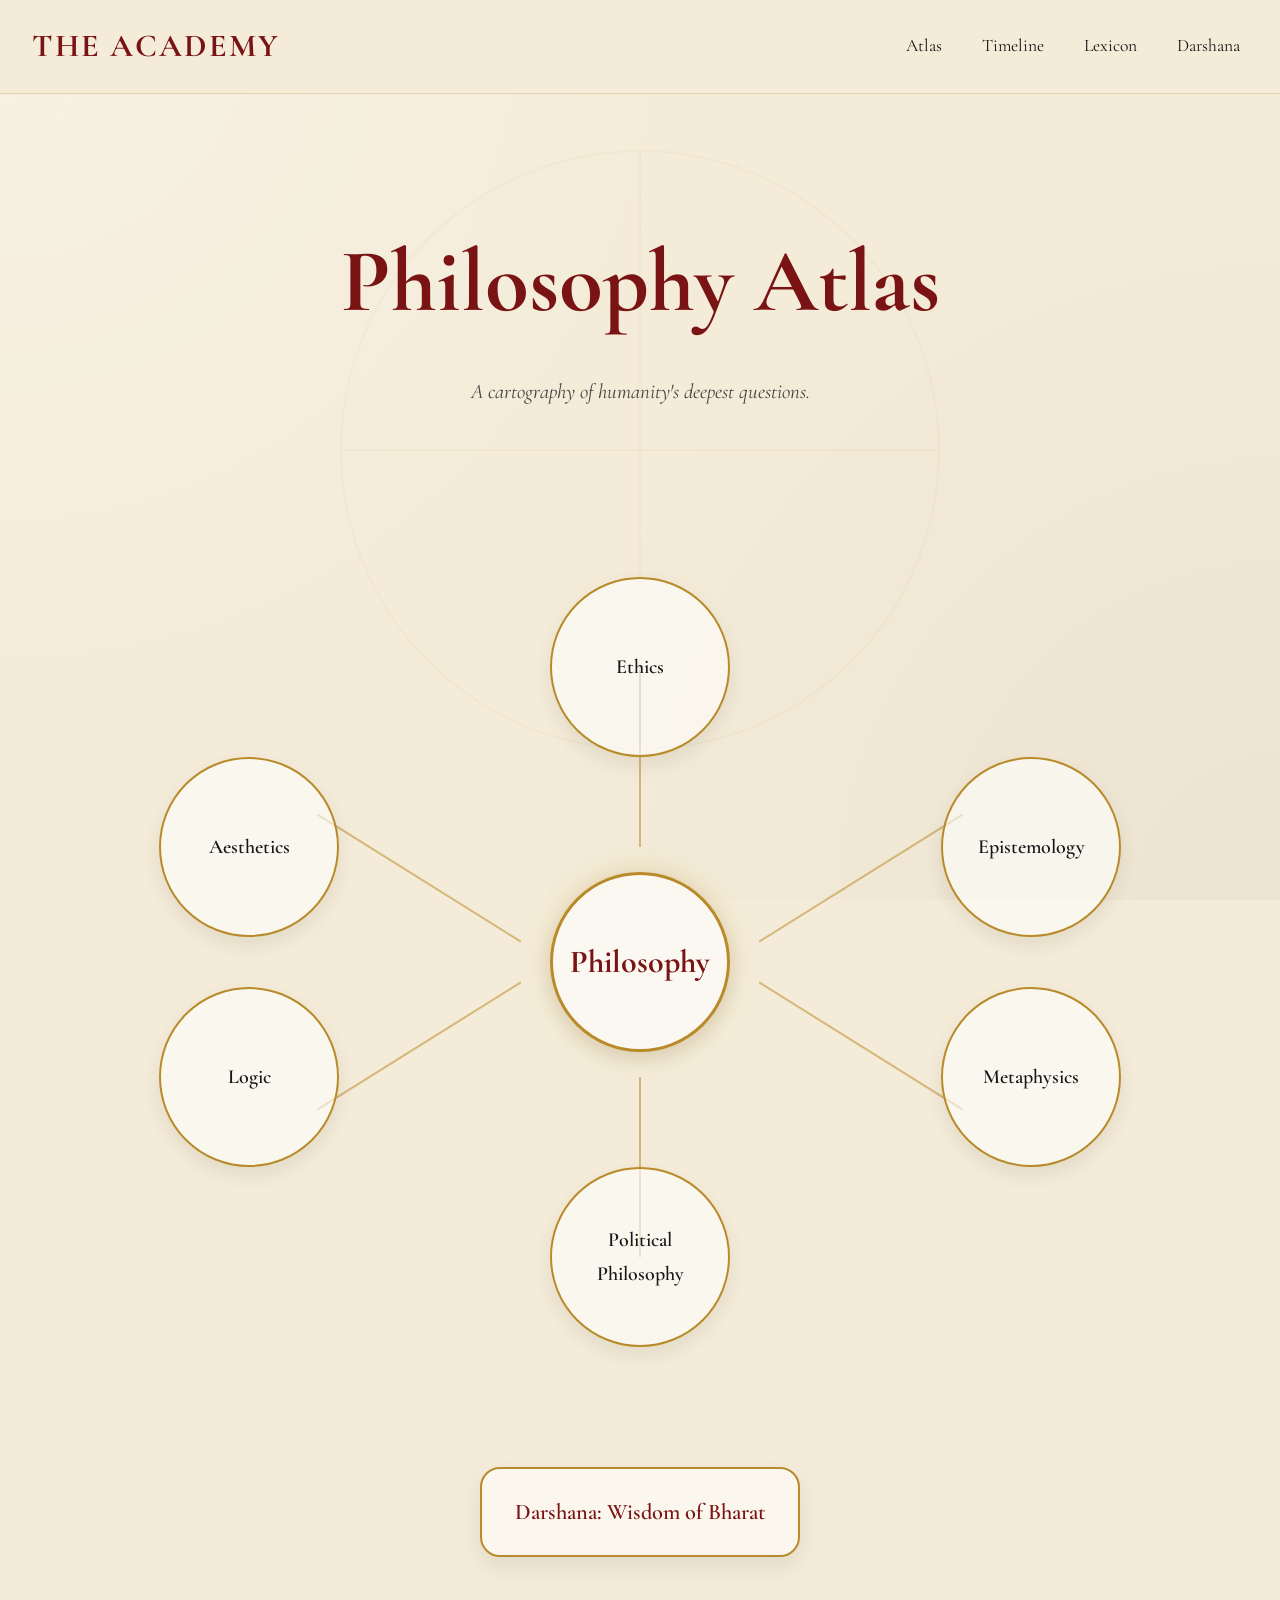
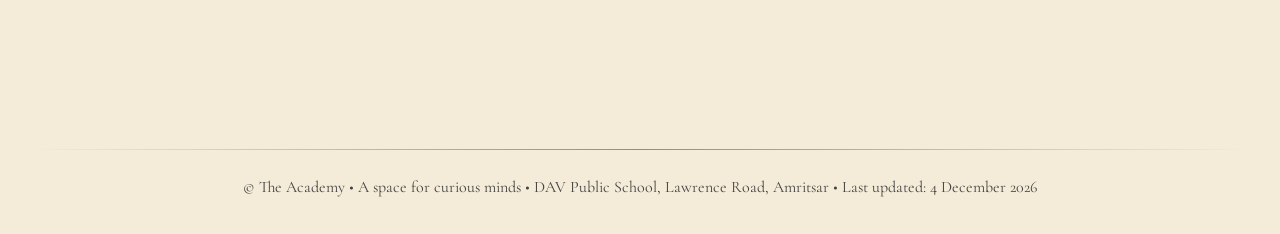
<file: index.html>
<!DOCTYPE html>
<html lang="en">
<head>
<meta charset="UTF-8">
<meta name="viewport" content="width=device-width, initial-scale=1.0">
<title>The Academy | Philosophy Atlas</title>

<link rel="preconnect" href="https://fonts.googleapis.com">
<link href="https://fonts.googleapis.com/css2?family=Cormorant+Garamond:wght@300;400;500;600;700&display=swap" rel="stylesheet">

<link rel="stylesheet" href="style.css">
</head>

<body>

<div class="parchment-overlay"></div>
<div class="compass-rose"></div>

<header class="navbar">

<div class="logo">
THE ACADEMY
</div>

<nav>

<a href="atlas.html">Atlas</a>

<a href="timeline.html">Timeline</a>

<a href="lexicon.html">Lexicon</a>

<a href="darshana.html">Darshana</a>

</nav>

</header>

<main>

<section class="hero">

<h1>
Philosophy Atlas
</h1>

<p>
A cartography of humanity's deepest questions.
</p>

</section>

<section class="atlas-container">

<div class="center-node">
Philosophy
</div>

<div class="connector connector-1"></div>
<div class="connector connector-2"></div>
<div class="connector connector-3"></div>
<div class="connector connector-4"></div>
<div class="connector connector-5"></div>
<div class="connector connector-6"></div>

<a href="ethics.html" class="atlas-node ethics">
Ethics
</a>

<a href="epistemology.html" class="atlas-node epistemology">
Epistemology
</a>

<a href="metaphysics.html" class="atlas-node metaphysics">
Metaphysics
</a>

<a href="political-philosophy.html" class="atlas-node political">
Political Philosophy
</a>

<a href="logic.html" class="atlas-node logic">
Logic
</a>

<a href="aesthetics.html" class="atlas-node aesthetics">
Aesthetics
</a>

</section>

<section class="darshana-section">

<a href="darshana.html" class="darshana-node">

Darshana:
Wisdom of Bharat

</a>

</section>

</main>

<footer>

<div class="footer-divider"></div>

<p>
© The Academy • A space for curious minds •
DAV Public School, Lawrence Road, Amritsar •
Last updated:
<span id="current-date"></span>
</p>

</footer>

<script src="script.js"></script>

</body>
</html>
</file>
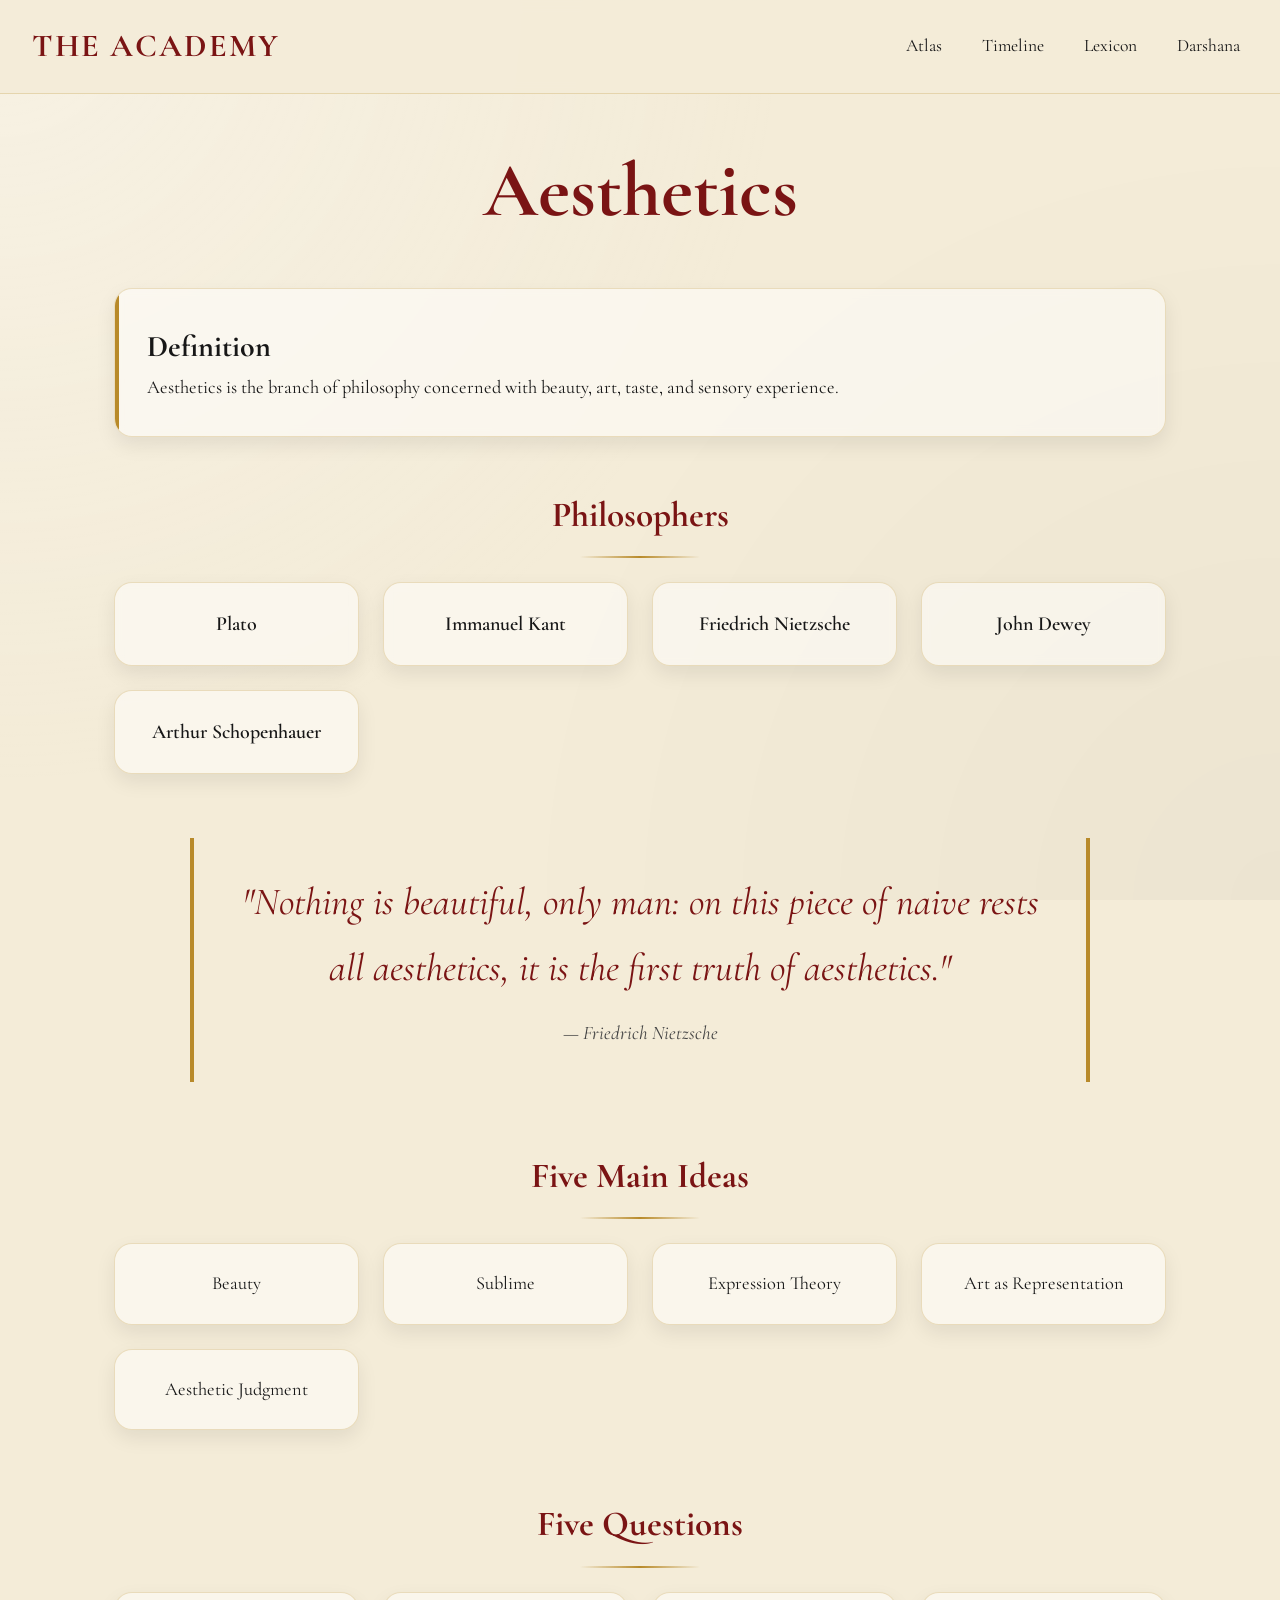
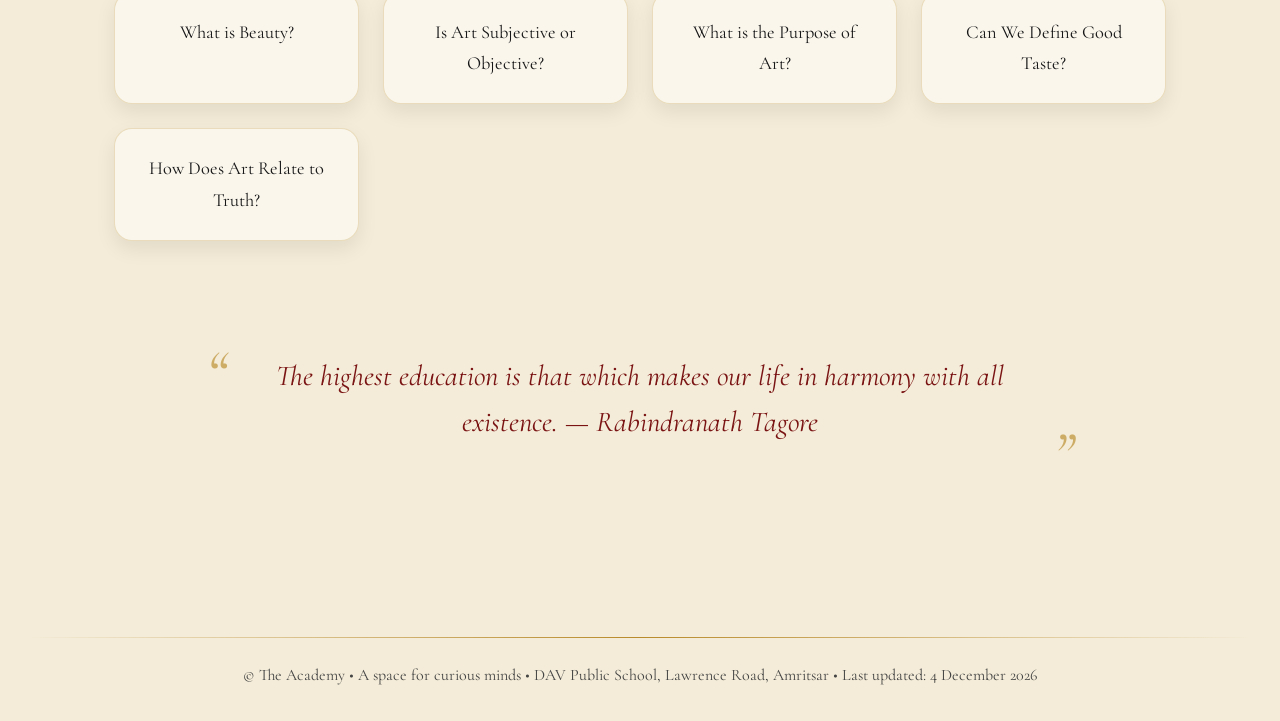
<file: aesthetic.html>
<!DOCTYPE html>
<html lang="en">
<head>
<meta charset="UTF-8">
<meta name="viewport" content="width=device-width, initial-scale=1.0">
<title>The Academy | Aesthetics</title>

<link rel="preconnect" href="https://fonts.googleapis.com">
<link href="https://fonts.googleapis.com/css2?family=Cormorant+Garamond:wght@300;400;500;600;700&display=swap" rel="stylesheet">

<link rel="stylesheet" href="style.css">
</head>

<body>

<div class="parchment-overlay"></div>

<header class="navbar">

<div class="logo">THE ACADEMY</div>

<nav>
<a href="atlas.html">Atlas</a>
<a href="timeline.html">Timeline</a>
<a href="lexicon.html">Lexicon</a>
<a href="darshana.html">Darshana</a>
</nav>

</header>

<main class="content-page">

<h1 class="page-title">
Aesthetics
</h1>

<section class="definition-card">

<h2>Definition</h2>

<p>
Aesthetics is the branch of philosophy concerned with beauty, art, taste, and sensory experience.
</p>

</section>

<section>

<h2 class="section-title">
Philosophers
</h2>

<div class="card-grid">

<div class="card philosopher-card">Plato</div>
<div class="card philosopher-card">Immanuel Kant</div>
<div class="card philosopher-card">Friedrich Nietzsche</div>
<div class="card philosopher-card">John Dewey</div>
<div class="card philosopher-card">Arthur Schopenhauer</div>

</div>

</section>

<section>

<div class="top-quote">

"Nothing is beautiful, only man: on this piece of naive rests all aesthetics, it is the first truth of aesthetics."

<span>— Friedrich Nietzsche</span>

</div>

</section>

<section>

<h2 class="section-title">
Five Main Ideas
</h2>

<div class="card-grid">

<div class="card">Beauty</div>

<div class="card">Sublime</div>

<div class="card">Expression Theory</div>

<div class="card">Art as Representation</div>

<div class="card">Aesthetic Judgment</div>

</div>

</section>

<section>

<h2 class="section-title">
Five Questions
</h2>

<div class="card-grid">

<div class="card">
What is Beauty?
</div>

<div class="card">
Is Art Subjective or Objective?
</div>

<div class="card">
What is the Purpose of Art?
</div>

<div class="card">
Can We Define Good Taste?
</div>

<div class="card">
How Does Art Relate to Truth?
</div>

</div>

</section>

<section class="quote-rotator">

<div id="rotating-quote"
data-quotes='[
"Beauty is truth, truth beauty. — John Keats",
"The aim of art is to represent not the outward appearance of things, but their inward significance. — Aristotle",
"Art is the highest task and the proper metaphysical activity of life. — Friedrich Nietzsche",
"The highest education is that which makes our life in harmony with all existence. — Rabindranath Tagore"
]'>
</div>

</section>

</main>

<footer>

<div class="footer-divider"></div>

<p>
© The Academy • A space for curious minds • DAV Public School, Lawrence Road, Amritsar • Last updated:
<span id="current-date"></span>
</p>

</footer>

<script src="script.js"></script>

</body>
</html>
</file>
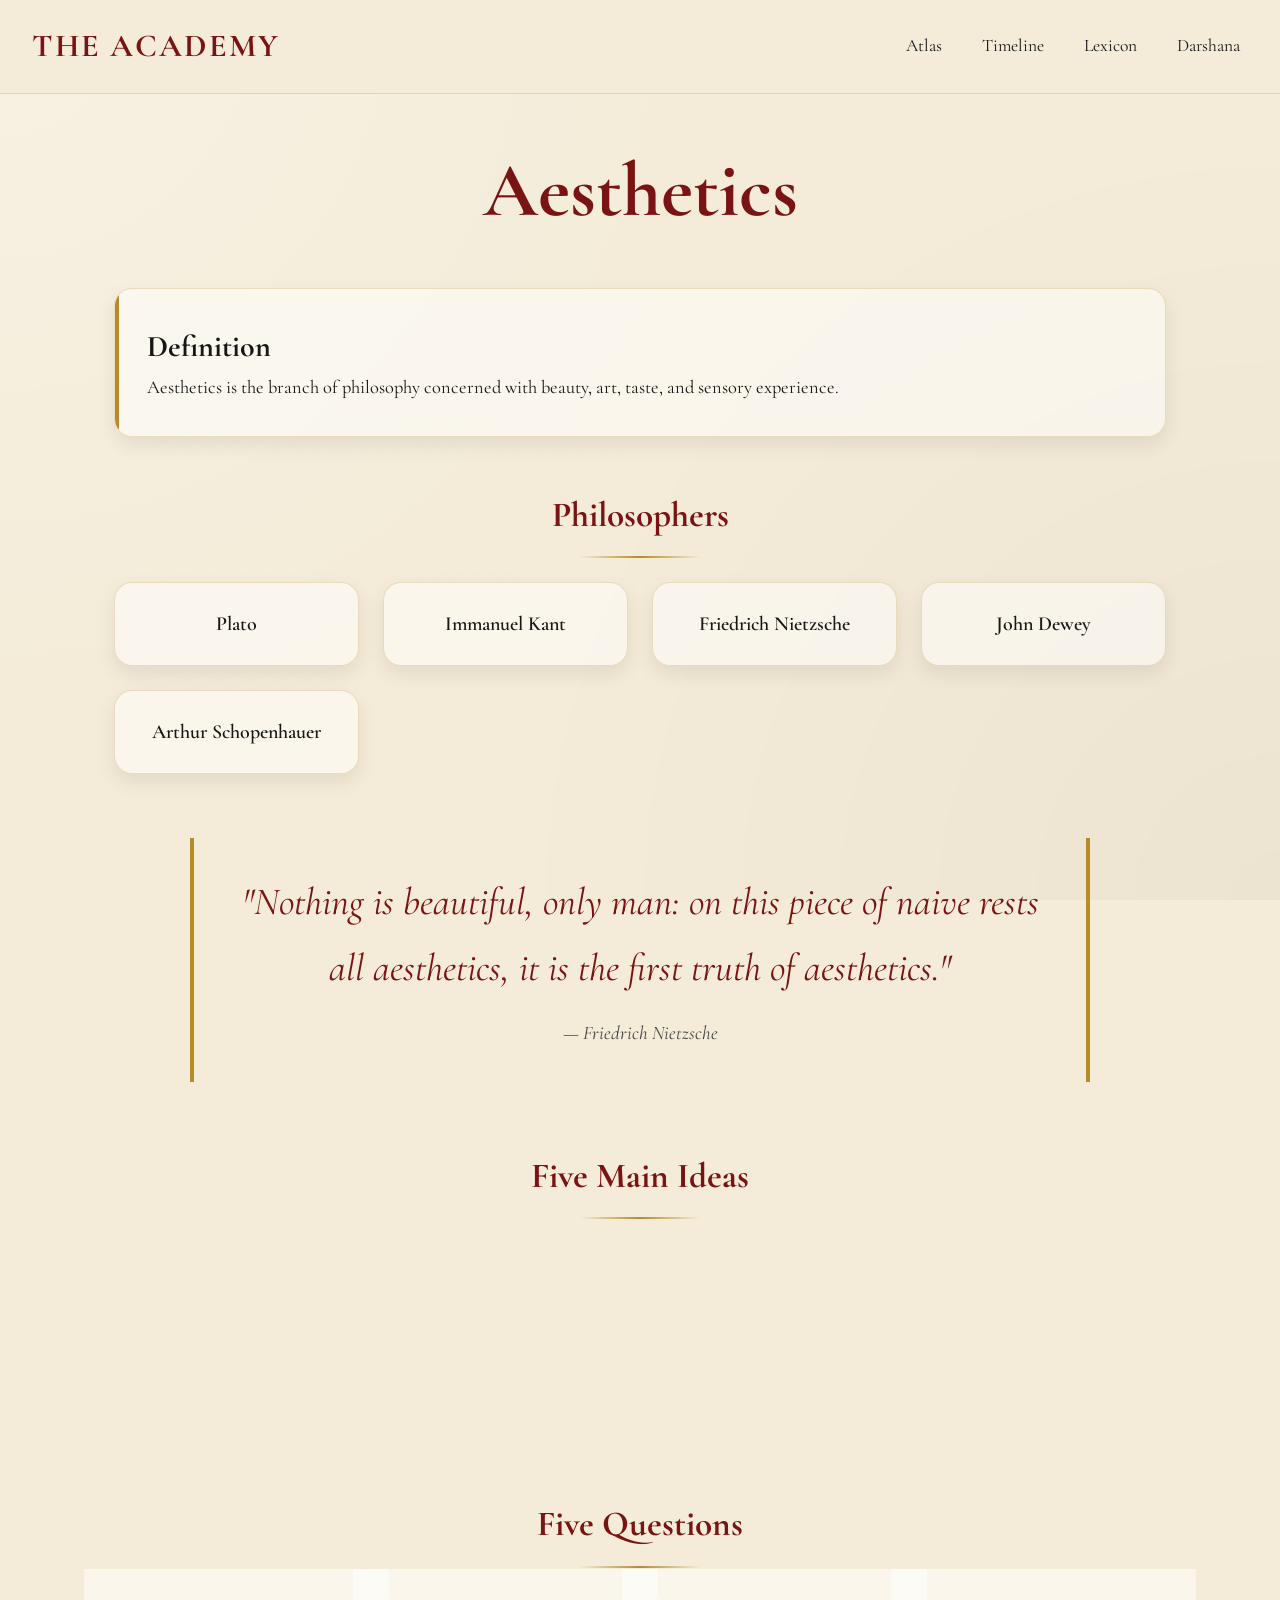
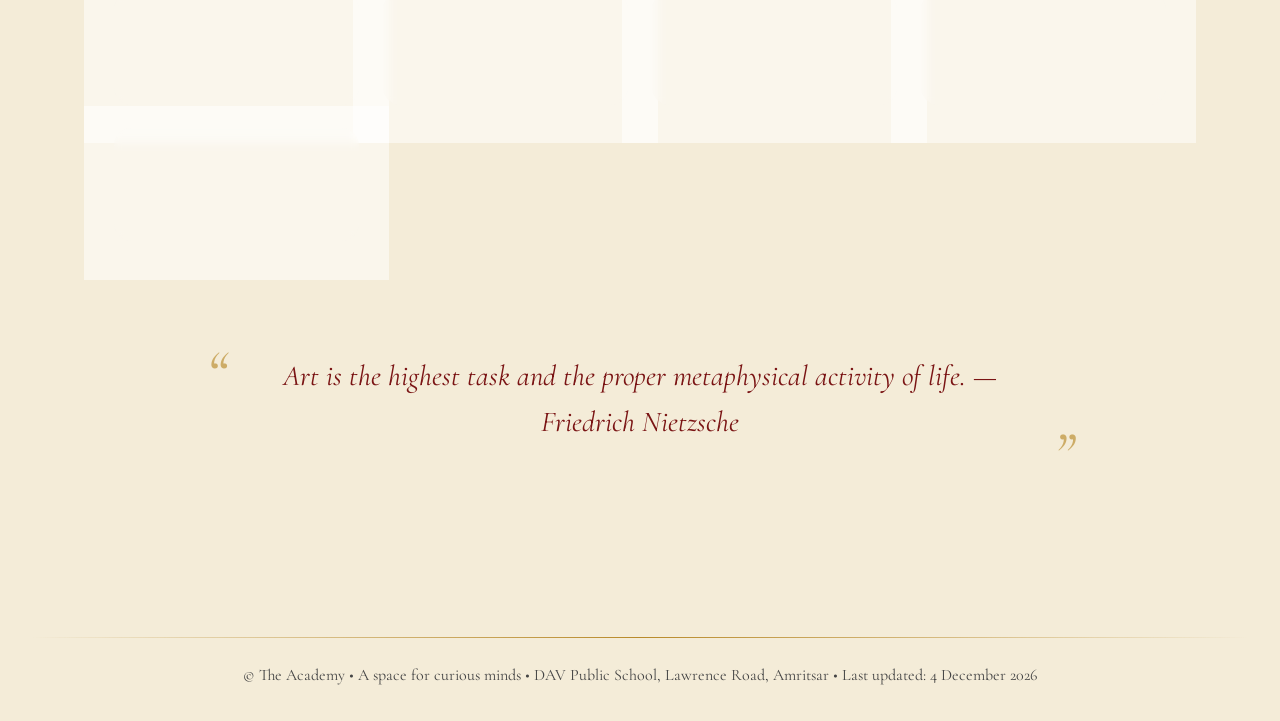
<file: aesthetics.html>
<!DOCTYPE html>
<html lang="en">
<head>
<meta charset="UTF-8">
<meta name="viewport" content="width=device-width, initial-scale=1.0">
<title>The Academy | Aesthetics</title>

<link rel="preconnect" href="https://fonts.googleapis.com">
<link href="https://fonts.googleapis.com/css2?family=Cormorant+Garamond:wght@300;400;500;600;700&display=swap" rel="stylesheet">

<link rel="stylesheet" href="style.css">
</head>

<body>

<div class="parchment-overlay"></div>

<header class="navbar">

<div class="logo">THE ACADEMY</div>

<nav>
<a href="index.html">Atlas</a>
<a href="timeline.html">Timeline</a>
<a href="lexicon.html">Lexicon</a>
<a href="darshana.html">Darshana</a>
</nav>

</header>

<main class="content-page">

<h1 class="page-title">
Aesthetics
</h1>

<section class="definition-card">

<h2>Definition</h2>

<p>
Aesthetics is the branch of philosophy concerned with beauty, art, taste, and sensory experience.
</p>

</section>

<section>

<h2 class="section-title">
Philosophers
</h2>

<div class="card-grid">

<div class="card philosopher-card">Plato</div>
<div class="card philosopher-card">Immanuel Kant</div>
<div class="card philosopher-card">Friedrich Nietzsche</div>
<div class="card philosopher-card">John Dewey</div>
<div class="card philosopher-card">Arthur Schopenhauer</div>

</div>

</section>

<section>

<div class="top-quote">

"Nothing is beautiful, only man: on this piece of naive rests all aesthetics, it is the first truth of aesthetics."

<span>— Friedrich Nietzsche</span>

</div>

</section>

<section>

<h2 class="section-title">
Five Main Ideas
</h2>

<div class="card-grid">

<div class="card">Beauty</div>

<div class="card">Sublime</div>

<div class="card">Expression Theory</div>

<div class="card">Art as Representation</div>

<div class="card">Aesthetic Judgment</div>

</div>

</section>

<section>

<h2 class="section-title">
Five Questions
</h2>

<div class="card-grid">

<div class="card">
What is Beauty?
</div>

<div class="card">
Is Art Subjective or Objective?
</div>

<div class="card">
What is the Purpose of Art?
</div>

<div class="card">
Can We Define Good Taste?
</div>

<div class="card">
How Does Art Relate to Truth?
</div>

</div>

</section>

<section class="quote-rotator">

<div id="rotating-quote"
data-quotes='[
"Beauty is truth, truth beauty. — John Keats",
"The aim of art is to represent not the outward appearance of things, but their inward significance. — Aristotle",
"Art is the highest task and the proper metaphysical activity of life. — Friedrich Nietzsche",
"The highest education is that which makes our life in harmony with all existence. — Rabindranath Tagore"
]'>
</div>

</section>

</main>

<footer>

<div class="footer-divider"></div>

<p>
© The Academy • A space for curious minds • DAV Public School, Lawrence Road, Amritsar • Last updated:
<span id="current-date"></span>
</p>

</footer>

<script src="script.js"></script>

</body>
</html>
</file>
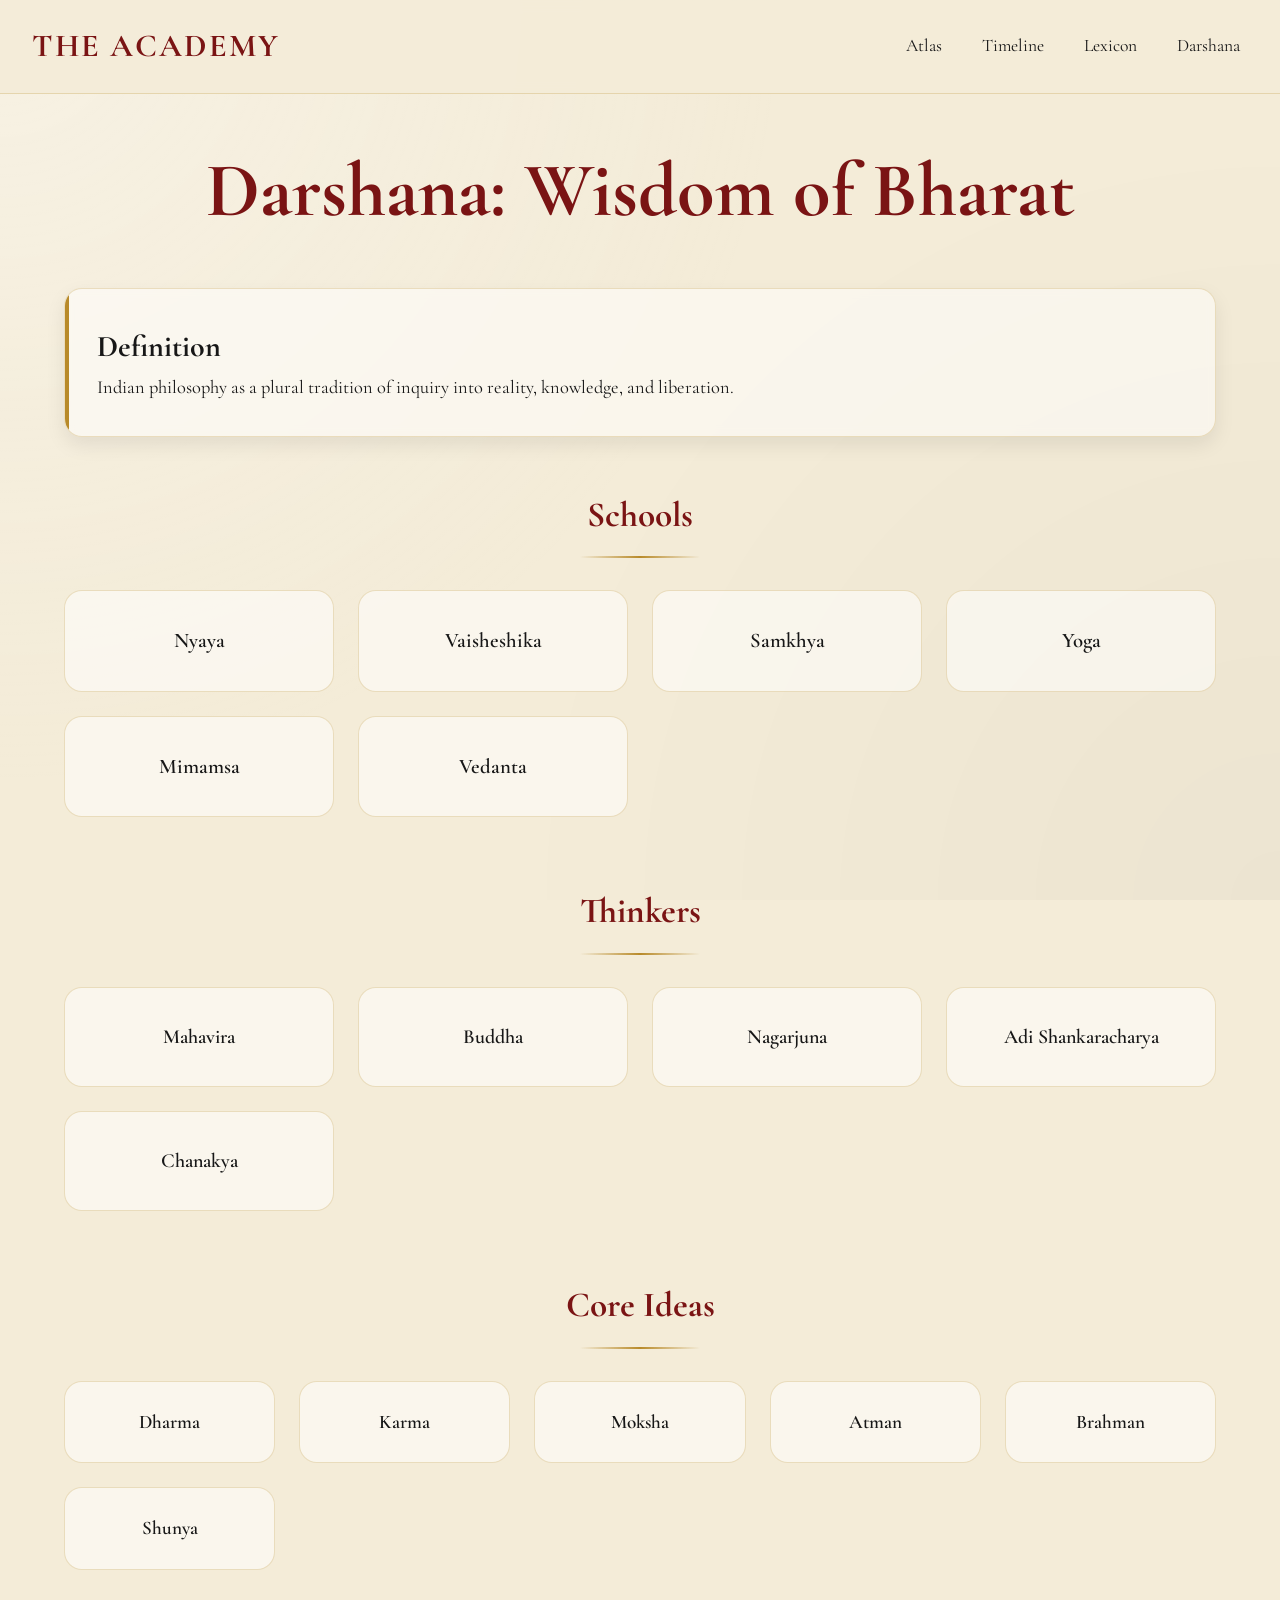
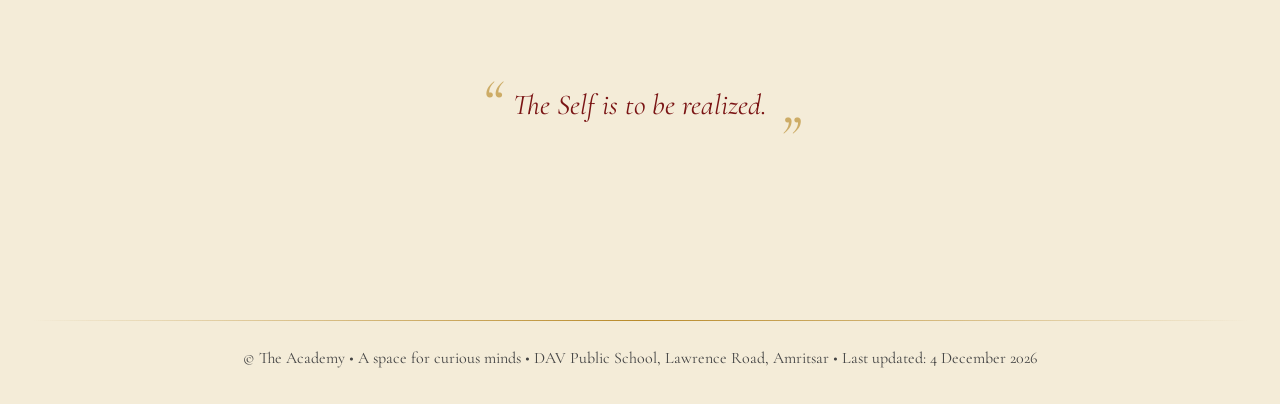
<file: darshana.html>
<!DOCTYPE html>
<html lang="en">
<head>

<meta charset="UTF-8">
<meta name="viewport" content="width=device-width, initial-scale=1.0">

<title>The Academy | Darshana: Wisdom of Bharat</title>

<link rel="preconnect" href="https://fonts.googleapis.com">

<link href="https://fonts.googleapis.com/css2?family=Cormorant+Garamond:wght@300;400;500;600;700&display=swap" rel="stylesheet">

<link rel="stylesheet" href="style.css">

</head>

<body>

<div class="parchment-overlay"></div>

<header class="navbar">

<div class="logo">
THE ACADEMY
</div>

<nav>

<a href="index.html">Atlas</a>
<a href="timeline.html">Timeline</a>
<a href="lexicon.html">Lexicon</a>
<a href="darshana.html">Darshana</a>

</nav>

</header>

<main class="content-page darshana-wrapper">

<h1 class="page-title">
Darshana: Wisdom of Bharat
</h1>

<section class="definition-card">

<h2>Definition</h2>

<p>
Indian philosophy as a plural tradition of inquiry into reality, knowledge, and liberation.
</p>

</section>

<section>

<h2 class="section-title">
Schools
</h2>

<div class="school-grid">

<div class="school-card">Nyaya</div>

<div class="school-card">Vaisheshika</div>

<div class="school-card">Samkhya</div>

<div class="school-card">Yoga</div>

<div class="school-card">Mimamsa</div>

<div class="school-card">Vedanta</div>

</div>

</section>

<section>

<h2 class="section-title">
Thinkers
</h2>

<div class="thinker-grid">

<div class="thinker-card">
Mahavira
</div>

<div class="thinker-card">
Buddha
</div>

<div class="thinker-card">
Nagarjuna
</div>

<div class="thinker-card">
Adi Shankaracharya
</div>

<div class="thinker-card">
Chanakya
</div>

</div>

</section>

<section>

<h2 class="section-title">
Core Ideas
</h2>

<div class="core-ideas-grid">

<div class="core-idea">
Dharma
</div>

<div class="core-idea">
Karma
</div>

<div class="core-idea">
Moksha
</div>

<div class="core-idea">
Atman
</div>

<div class="core-idea">
Brahman
</div>

<div class="core-idea">
Shunya
</div>

</div>

</section>

<section class="quote-rotator">

<div
data-quotes='[
"Dharma protects those who protect Dharma.",
"As is the action, so is the fruit.",
"The Self is to be realized.",
"Truth is one; the wise call it by many names."
]'>
</div>

</section>

</main>

<footer>

<div class="footer-divider"></div>

<p>
© The Academy • A space for curious minds •
DAV Public School, Lawrence Road, Amritsar •
Last updated:
<span id="current-date"></span>
</p>

</footer>

<script src="script.js"></script>

</body>
</html>
</file>
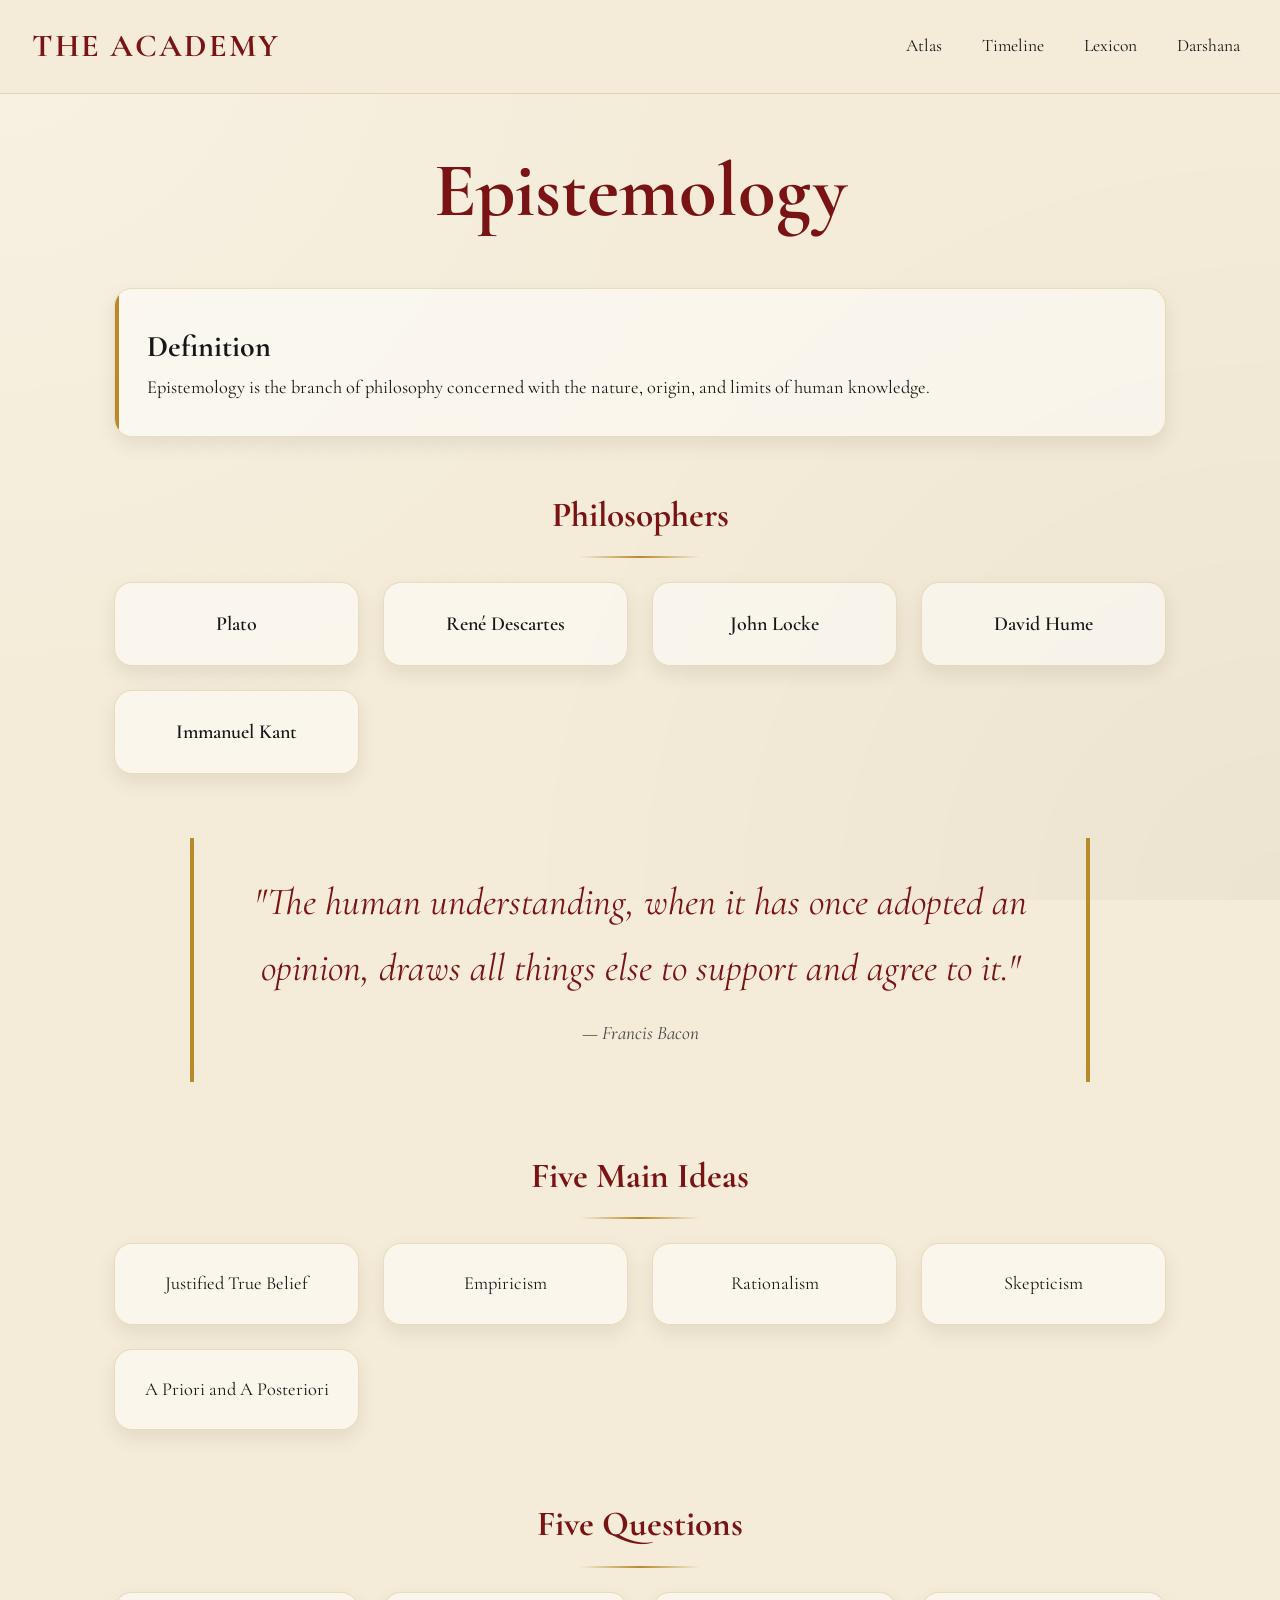
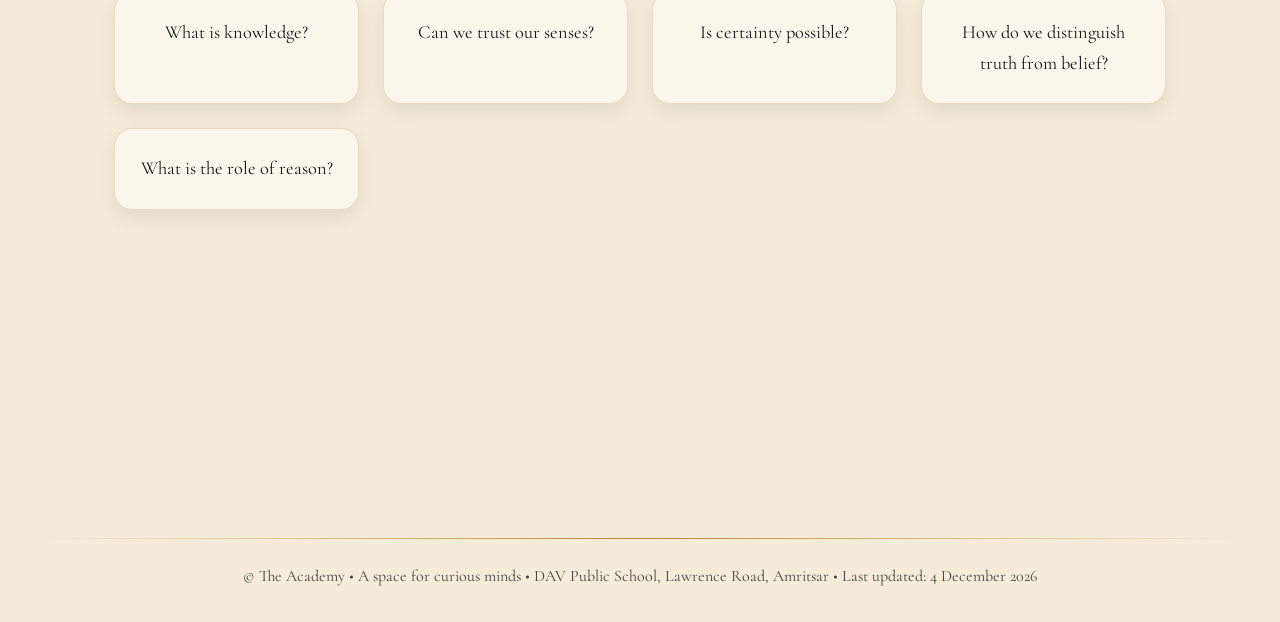
<file: epistemology.html>
<!DOCTYPE html>
<html lang="en">
<head>

<meta charset="UTF-8">
<meta name="viewport" content="width=device-width, initial-scale=1.0">

<title>The Academy | Epistemology</title>

<link rel="preconnect" href="https://fonts.googleapis.com">

<link href="https://fonts.googleapis.com/css2?family=Cormorant+Garamond:wght@300;400;500;600;700&display=swap" rel="stylesheet">

<link rel="stylesheet" href="style.css">

</head>

<body>

<div class="parchment-overlay"></div>

<header class="navbar">

<div class="logo">
THE ACADEMY
</div>

<nav>

<a href="index.html">Atlas</a>

<a href="timeline.html">Timeline</a>

<a href="lexicon.html">Lexicon</a>

<a href="darshana.html">Darshana</a>

</nav>

</header>

<main class="content-page">

<h1 class="page-title">
Epistemology
</h1>

<section class="definition-card">

<h2>
Definition
</h2>

<p>
Epistemology is the branch of philosophy concerned with the nature, origin, and limits of human knowledge.
</p>

</section>

<section>

<h2 class="section-title">
Philosophers
</h2>

<div class="card-grid">

<div class="card philosopher-card">
Plato
</div>

<div class="card philosopher-card">
René Descartes
</div>

<div class="card philosopher-card">
John Locke
</div>

<div class="card philosopher-card">
David Hume
</div>

<div class="card philosopher-card">
Immanuel Kant
</div>

</div>

</section>

<section>

<div class="top-quote">

"The human understanding, when it has once adopted an opinion, draws all things else to support and agree to it."

<span>
— Francis Bacon
</span>

</div>

</section>

<section>

<h2 class="section-title">
Five Main Ideas
</h2>

<div class="card-grid">

<div class="card">
Justified True Belief
</div>

<div class="card">
Empiricism
</div>

<div class="card">
Rationalism
</div>

<div class="card">
Skepticism
</div>

<div class="card">
A Priori and A Posteriori
</div>

</div>

</section>

<section>

<h2 class="section-title">
Five Questions
</h2>

<div class="card-grid">

<div class="card">
What is knowledge?
</div>

<div class="card">
Can we trust our senses?
</div>

<div class="card">
Is certainty possible?
</div>

<div class="card">
How do we distinguish truth from belief?
</div>

<div class="card">
What is the role of reason?
</div>

</div>

</section>

<section class="quote-rotator">

<div
data-quotes='[
"Knowledge is true opinion accompanied by reason. — Plato",
"No man's knowledge here can go beyond his experience. — John Locke",
"Thoughts without content are empty, intuitions without concepts are blind. — Immanuel Kant",
"The only true wisdom is in knowing you know nothing. — Socrates"
]'>
</div>

</section>

</main>

<footer>

<div class="footer-divider"></div>

<p>
© The Academy • A space for curious minds •
DAV Public School, Lawrence Road, Amritsar •
Last updated:
<span id="current-date"></span>
</p>

</footer>

<script src="script.js"></script>

</body>
</html>
</file>
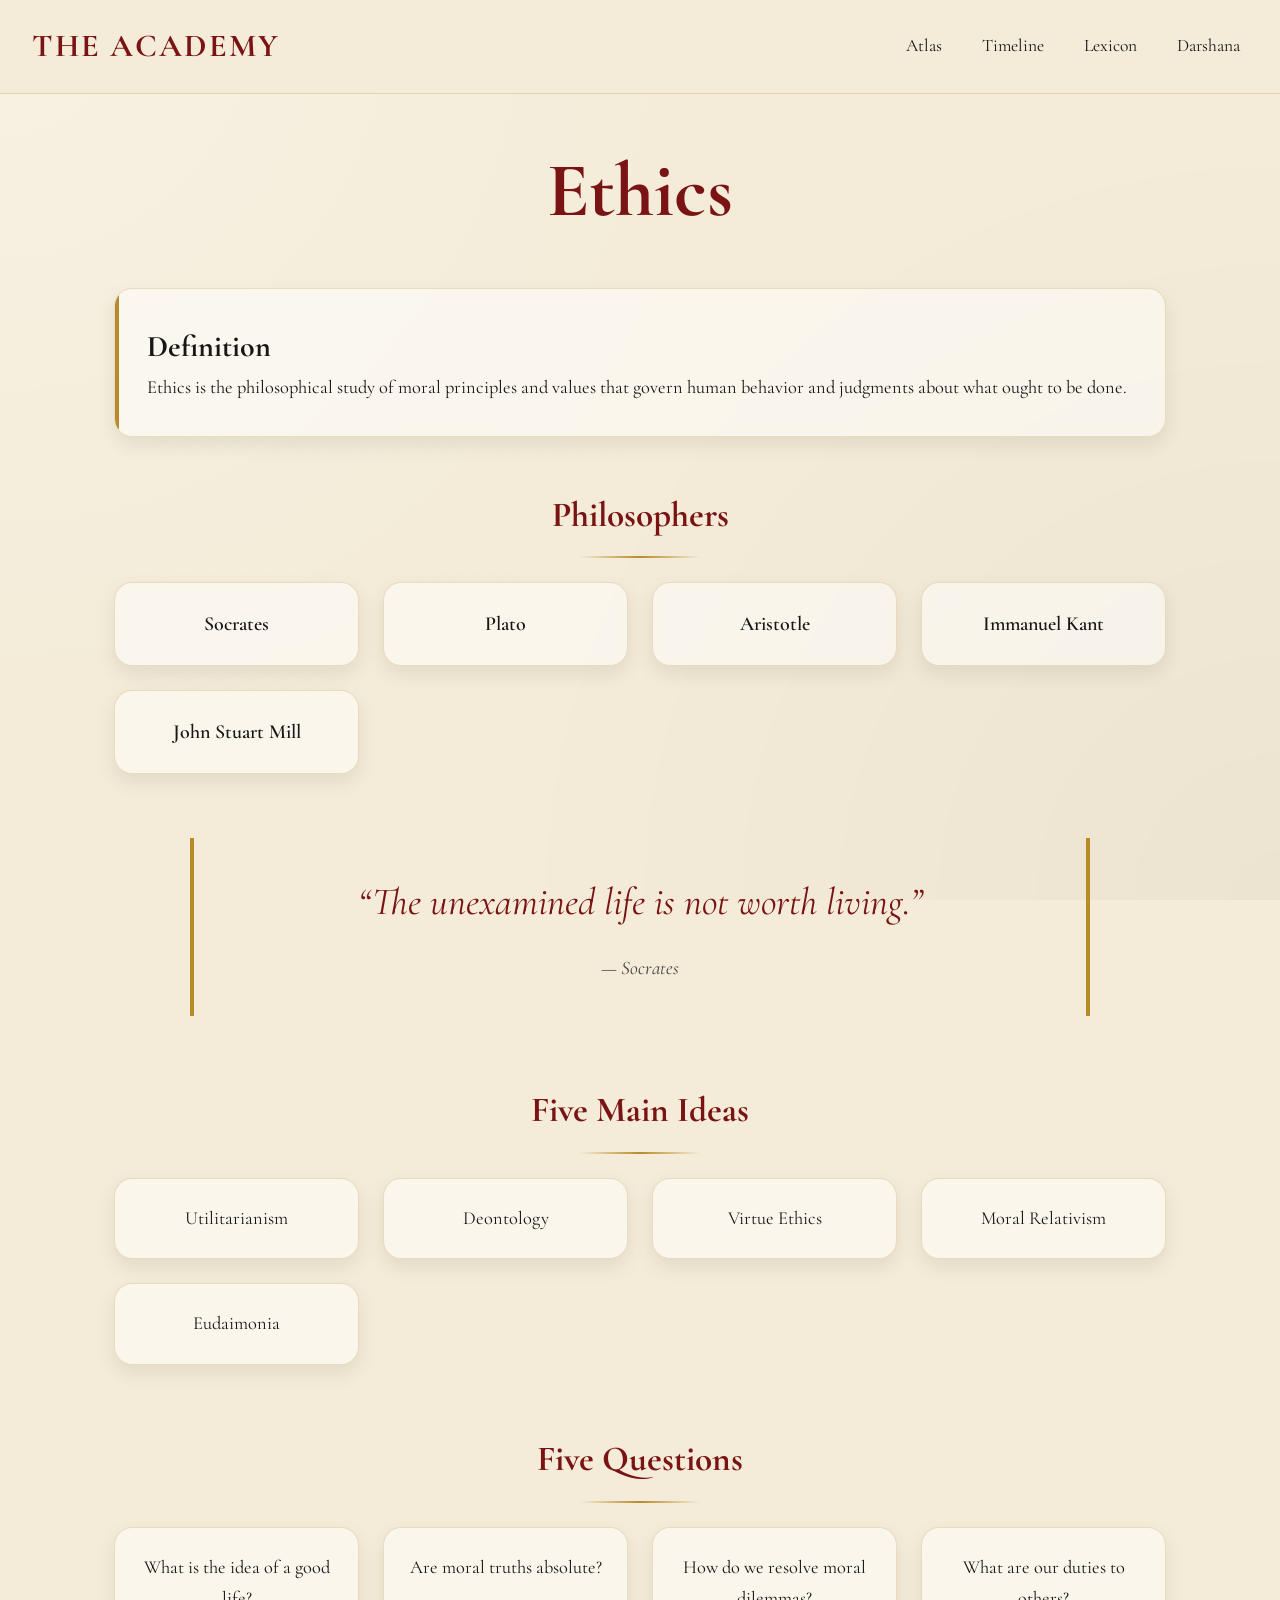
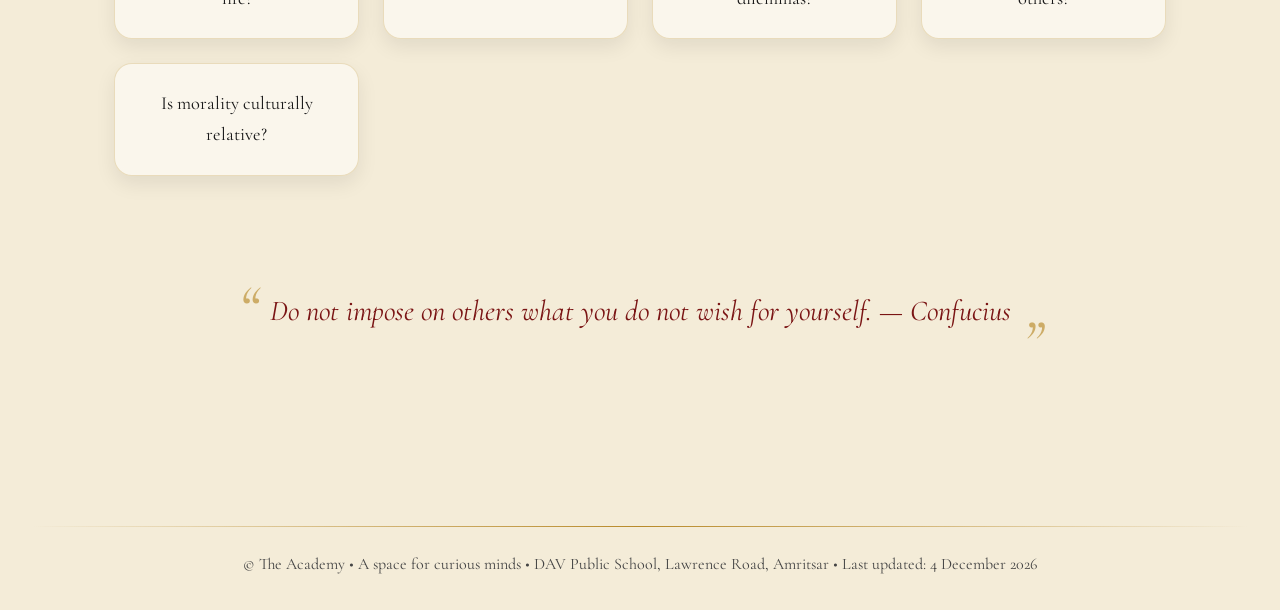
<file: ethics.html>
<!DOCTYPE html>
<html lang="en">
<head>

<meta charset="UTF-8">

<meta name="viewport"
content="width=device-width, initial-scale=1.0">

<title>The Academy | Ethics</title>

<link rel="preconnect"
href="https://fonts.googleapis.com">

<link href="https://fonts.googleapis.com/css2?family=Cormorant+Garamond:wght@300;400;500;600;700&display=swap"
rel="stylesheet">

<link rel="stylesheet"
href="style.css">

</head>

<body>

<div class="parchment-overlay"></div>

<header class="navbar">

<div class="logo">
THE ACADEMY
</div>

<nav>

<a href="index.html">Atlas</a>

<a href="timeline.html">Timeline</a>

<a href="lexicon.html">Lexicon</a>

<a href="darshana.html">Darshana</a>

</nav>

</header>

<main class="content-page">

<h1 class="page-title">
Ethics
</h1>

<section class="definition-card">

<h2>
Definition
</h2>

<p>
Ethics is the philosophical study of moral principles and values that govern human behavior and judgments about what ought to be done.
</p>

</section>

<section>

<h2 class="section-title">
Philosophers
</h2>

<div class="card-grid">

<div class="card philosopher-card">
Socrates
</div>

<div class="card philosopher-card">
Plato
</div>

<div class="card philosopher-card">
Aristotle
</div>

<div class="card philosopher-card">
Immanuel Kant
</div>

<div class="card philosopher-card">
John Stuart Mill
</div>

</div>

</section>

<section>

<div class="top-quote">

“The unexamined life is not worth living.”

<span>
— Socrates
</span>

</div>

</section>

<section>

<h2 class="section-title">
Five Main Ideas
</h2>

<div class="card-grid">

<div class="card">
Utilitarianism
</div>

<div class="card">
Deontology
</div>

<div class="card">
Virtue Ethics
</div>

<div class="card">
Moral Relativism
</div>

<div class="card">
Eudaimonia
</div>

</div>

</section>

<section>

<h2 class="section-title">
Five Questions
</h2>

<div class="card-grid">

<div class="card">
What is the idea of a good life?
</div>

<div class="card">
Are moral truths absolute?
</div>

<div class="card">
How do we resolve moral dilemmas?
</div>

<div class="card">
What are our duties to others?
</div>

<div class="card">
Is morality culturally relative?
</div>

</div>

</section>

<section class="quote-rotator">

<div id="rotating-quote"
data-quotes='[
"Do not impose on others what you do not wish for yourself. — Confucius",
"Actions are right in proportion as they tend to promote happiness, wrong as they tend to produce the reverse of happiness. — John Stuart Mill",
"Act only according to that maxim whereby you can at the same time that it should become a universal law. — Immanuel Kant",
"We are what we repeatedly do. Excellence, then, is not an act but a habit. — Aristotle"
]'>

</div>

</section>

</main>

<footer>

<div class="footer-divider"></div>

<p>
© The Academy • A space for curious minds •
DAV Public School, Lawrence Road, Amritsar •
Last updated:
<span id="current-date"></span>
</p>

</footer>

<script src="script.js"></script>

</body>
</html>
</file>
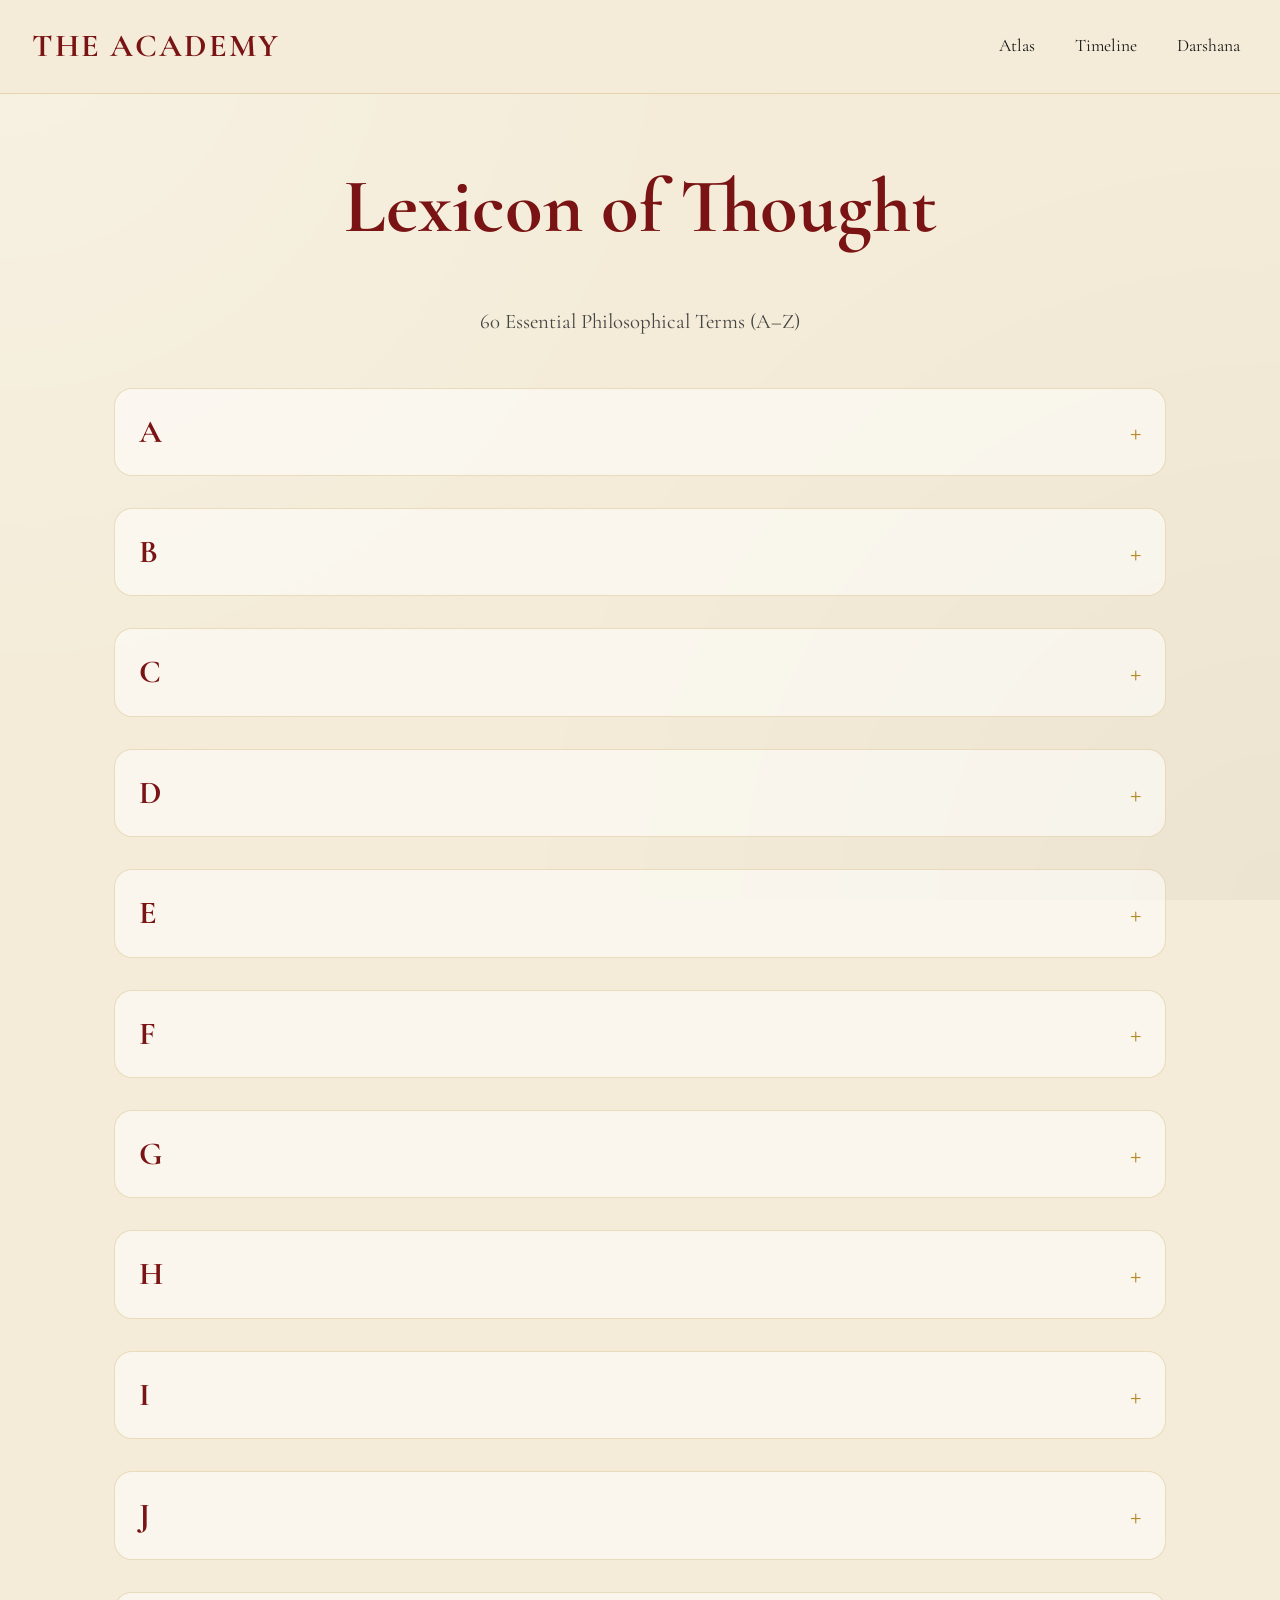
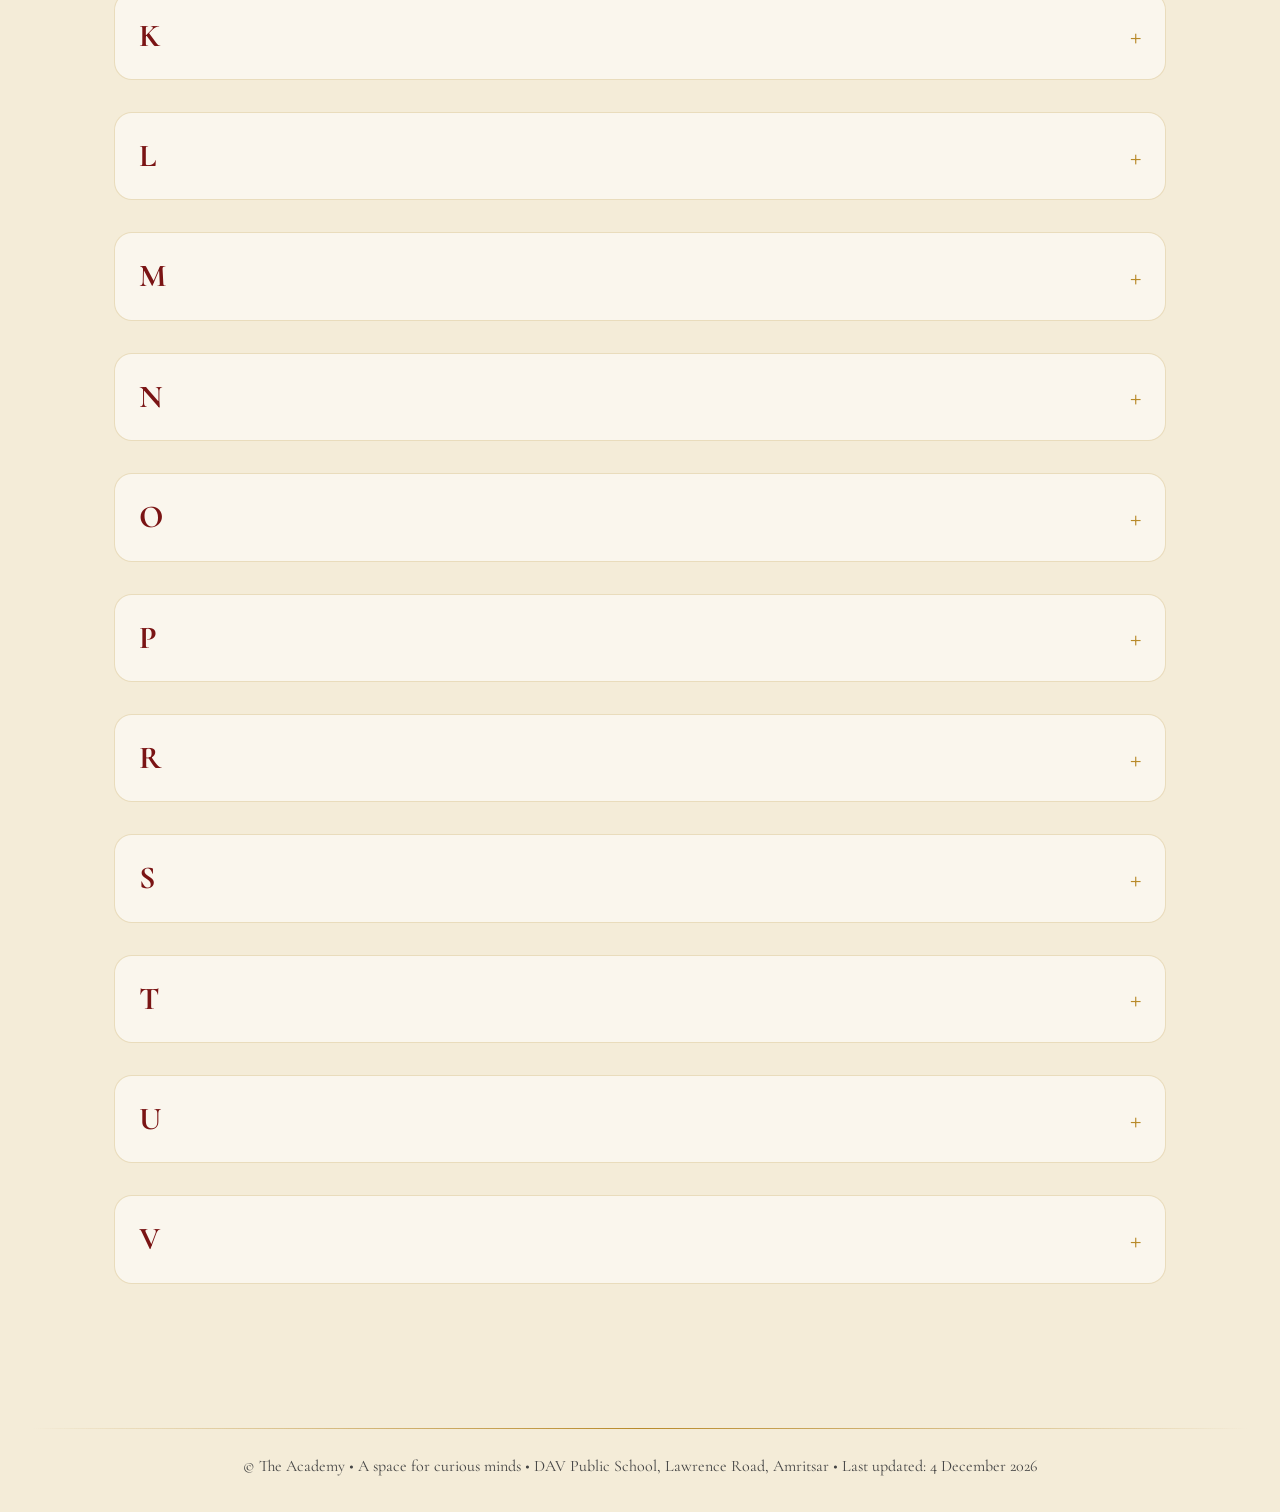
<file: lexicon.html>
<!DOCTYPE html>
<html lang="en">
<head>

<meta charset="UTF-8">
<meta name="viewport" content="width=device-width, initial-scale=1.0">

<title>The Academy | Lexicon of Thought</title>

<link rel="preconnect" href="https://fonts.googleapis.com">

<link href="https://fonts.googleapis.com/css2?family=Cormorant+Garamond:wght@300;400;500;600;700&display=swap" rel="stylesheet">

<link rel="stylesheet" href="style.css">

</head>

<body>

<header class="navbar">

<div class="logo">
THE ACADEMY
</div>

<nav>

<a href="index.html">Atlas</a>
<a href="timeline.html">Timeline</a>
<a href="darshana.html">Darshana</a>

</nav>

</header>

<main class="lexicon-wrapper">

<h1 class="page-title">
Lexicon of Thought
</h1>

<p class="lexicon-subtitle">
60 Essential Philosophical Terms (A–Z)
</p>

<!-- A -->

<div class="alphabet-section">

<div class="alphabet-header">
<span class="alphabet-letter">A</span>
<span class="accordion-symbol">+</span>
</div>

<div class="alphabet-content">

<div class="term-grid">

<div class="term-card">
<div class="term-name">A priori</div>
<div class="term-definition">Knowledge independent of experience</div>
</div>

<div class="term-card">
<div class="term-name">A posteriori</div>
<div class="term-definition">Knowledge from experience</div>
</div>

<div class="term-card">
<div class="term-name">Absurdism</div>
<div class="term-definition">No inherent meaning in life</div>
</div>

<div class="term-card">
<div class="term-name">Aesthetics</div>
<div class="term-definition">Study of beauty and art</div>
</div>

<div class="term-card">
<div class="term-name">Agency</div>
<div class="term-definition">Capacity to act freely</div>
</div>

<div class="term-card">
<div class="term-name">Alienation</div>
<div class="term-definition">Separation from self or society</div>
</div>

</div>
</div>
</div>

<!-- B -->

<div class="alphabet-section">

<div class="alphabet-header">
<span class="alphabet-letter">B</span>
<span class="accordion-symbol">+</span>
</div>

<div class="alphabet-content">

<div class="term-grid">

<div class="term-card">
<div class="term-name">Bad Faith</div>
<div class="term-definition">Self-deception about freedom</div>
</div>

<div class="term-card">
<div class="term-name">Being</div>
<div class="term-definition">Fundamental existence</div>
</div>

</div>
</div>
</div>

<!-- C -->

<div class="alphabet-section">

<div class="alphabet-header">
<span class="alphabet-letter">C</span>
<span class="accordion-symbol">+</span>
</div>

<div class="alphabet-content">

<div class="term-grid">

<div class="term-card">
<div class="term-name">Categorical Imperative</div>
<div class="term-definition">Universal moral rule</div>
</div>

<div class="term-card">
<div class="term-name">Causality</div>
<div class="term-definition">Cause-effect relation</div>
</div>

<div class="term-card">
<div class="term-name">Cogito</div>
<div class="term-definition">“I think therefore I am”</div>
</div>

<div class="term-card">
<div class="term-name">Consequentialism</div>
<div class="term-definition">Morality based on outcomes</div>
</div>

<div class="term-card">
<div class="term-name">Contingent</div>
<div class="term-definition">Could be otherwise</div>
</div>

</div>
</div>
</div>

<!-- D -->

<div class="alphabet-section">

<div class="alphabet-header">
<span class="alphabet-letter">D</span>
<span class="accordion-symbol">+</span>
</div>

<div class="alphabet-content">

<div class="term-grid">

<div class="term-card">
<div class="term-name">Deontology</div>
<div class="term-definition">Duty-based ethics</div>
</div>

<div class="term-card">
<div class="term-name">Determinism</div>
<div class="term-definition">All events are caused</div>
</div>

<div class="term-card">
<div class="term-name">Dialectic</div>
<div class="term-definition">Truth via opposing ideas</div>
</div>

<div class="term-card">
<div class="term-name">Dualism</div>
<div class="term-definition">Mind-body separation</div>
</div>

</div>
</div>
</div>

<!-- E -->

<div class="alphabet-section">

<div class="alphabet-header">
<span class="alphabet-letter">E</span>
<span class="accordion-symbol">+</span>
</div>

<div class="alphabet-content">

<div class="term-grid">

<div class="term-card">
<div class="term-name">Empiricism</div>
<div class="term-definition">Knowledge from experience</div>
</div>

<div class="term-card">
<div class="term-name">Epistemology</div>
<div class="term-definition">Study of knowledge</div>
</div>

<div class="term-card">
<div class="term-name">Essence</div>
<div class="term-definition">Core nature</div>
</div>

<div class="term-card">
<div class="term-name">Existentialism</div>
<div class="term-definition">Meaning created by individual</div>
</div>

</div>
</div>
</div>

<!-- F -->

<div class="alphabet-section">

<div class="alphabet-header">
<span class="alphabet-letter">F</span>
<span class="accordion-symbol">+</span>
</div>

<div class="alphabet-content">

<div class="term-grid">

<div class="term-card">
<div class="term-name">Fallibilism</div>
<div class="term-definition">Beliefs can be wrong</div>
</div>

<div class="term-card">
<div class="term-name">Falsifiability</div>
<div class="term-definition">Must be disprovable</div>
</div>

<div class="term-card">
<div class="term-name">Free Will</div>
<div class="term-definition">Independent choice</div>
</div>

</div>
</div>
</div>

<!-- G -->

<div class="alphabet-section">

<div class="alphabet-header">
<span class="alphabet-letter">G</span>
<span class="accordion-symbol">+</span>
</div>

<div class="alphabet-content">

<div class="term-grid">

<div class="term-card">
<div class="term-name">General Will</div>
<div class="term-definition">Collective sovereign will</div>
</div>

<div class="term-card">
<div class="term-name">Good Faith</div>
<div class="term-definition">Authentic intention</div>
</div>

</div>
</div>
</div>

<!-- H -->

<div class="alphabet-section">

<div class="alphabet-header">
<span class="alphabet-letter">H</span>
<span class="accordion-symbol">+</span>
</div>

<div class="alphabet-content">

<div class="term-grid">

<div class="term-card">
<div class="term-name">Hermeneutics</div>
<div class="term-definition">Interpretation theory</div>
</div>

<div class="term-card">
<div class="term-name">Humanism</div>
<div class="term-definition">Human-centered philosophy</div>
</div>

</div>
</div>
</div>

<!-- I -->

<div class="alphabet-section">

<div class="alphabet-header">
<span class="alphabet-letter">I</span>
<span class="accordion-symbol">+</span>
</div>

<div class="alphabet-content">

<div class="term-grid">

<div class="term-card">
<div class="term-name">Idealism</div>
<div class="term-definition">Reality is mental</div>
</div>

<div class="term-card">
<div class="term-name">Intersubjectivity</div>
<div class="term-definition">Shared understanding</div>
</div>

</div>
</div>
</div>

<!-- J -->

<div class="alphabet-section">

<div class="alphabet-header">
<span class="alphabet-letter">J</span>
<span class="accordion-symbol">+</span>
</div>

<div class="alphabet-content">

<div class="term-grid">

<div class="term-card">
<div class="term-name">Justice</div>
<div class="term-definition">Fair distribution of rights</div>
</div>

</div>
</div>
</div>

<!-- K -->

<div class="alphabet-section">

<div class="alphabet-header">
<span class="alphabet-letter">K</span>
<span class="accordion-symbol">+</span>
</div>

<div class="alphabet-content">

<div class="term-grid">

<div class="term-card">
<div class="term-name">Kantian Ethics</div>
<div class="term-definition">Duty-based morality</div>
</div>

</div>
</div>
</div>

<!-- L -->

<div class="alphabet-section">
<div class="alphabet-header">
<span class="alphabet-letter">L</span>
<span class="accordion-symbol">+</span>
</div>
<div class="alphabet-content">
<div class="term-grid">
<div class="term-card"><div class="term-name">Logos</div><div class="term-definition">Reason or principle</div></div>
<div class="term-card"><div class="term-name">Libertarianism</div><div class="term-definition">Strong individual freedom</div></div>
</div>
</div>
</div>

<!-- M -->

<div class="alphabet-section">
<div class="alphabet-header">
<span class="alphabet-letter">M</span>
<span class="accordion-symbol">+</span>
</div>
<div class="alphabet-content">
<div class="term-grid">
<div class="term-card"><div class="term-name">Materialism</div><div class="term-definition">Only matter exists</div></div>
<div class="term-card"><div class="term-name">Metaphysics</div><div class="term-definition">Study of reality</div></div>
<div class="term-card"><div class="term-name">Moral Relativism</div><div class="term-definition">Morality varies by culture</div></div>
</div>
</div>
</div>

<!-- N -->

<div class="alphabet-section">
<div class="alphabet-header">
<span class="alphabet-letter">N</span>
<span class="accordion-symbol">+</span>
</div>
<div class="alphabet-content">
<div class="term-grid">
<div class="term-card"><div class="term-name">Naturalism</div><div class="term-definition">Reality is natural</div></div>
<div class="term-card"><div class="term-name">Nihilism</div><div class="term-definition">No objective meaning</div></div>
<div class="term-card"><div class="term-name">Noumenon</div><div class="term-definition">Thing-in-itself</div></div>
</div>
</div>
</div>

<!-- O -->

<div class="alphabet-section">
<div class="alphabet-header">
<span class="alphabet-letter">O</span>
<span class="accordion-symbol">+</span>
</div>
<div class="alphabet-content">
<div class="term-grid">
<div class="term-card"><div class="term-name">Ontology</div><div class="term-definition">Study of being</div></div>
</div>
</div>
</div>

<!-- P -->

<div class="alphabet-section">
<div class="alphabet-header">
<span class="alphabet-letter">P</span>
<span class="accordion-symbol">+</span>
</div>
<div class="alphabet-content">
<div class="term-grid">
<div class="term-card"><div class="term-name">Phenomenology</div><div class="term-definition">Study of experience</div></div>
<div class="term-card"><div class="term-name">Pragmatism</div><div class="term-definition">Truth is practical usefulness</div></div>
</div>
</div>
</div>

<!-- R -->

<div class="alphabet-section">
<div class="alphabet-header">
<span class="alphabet-letter">R</span>
<span class="accordion-symbol">+</span>
</div>
<div class="alphabet-content">
<div class="term-grid">
<div class="term-card"><div class="term-name">Rationalism</div><div class="term-definition">Reason is primary</div></div>
<div class="term-card"><div class="term-name">Realism</div><div class="term-definition">External world exists</div></div>
<div class="term-card"><div class="term-name">Reductionism</div><div class="term-definition">Explaining via parts</div></div>
</div>
</div>
</div>

<!-- S -->

<div class="alphabet-section">
<div class="alphabet-header">
<span class="alphabet-letter">S</span>
<span class="accordion-symbol">+</span>
</div>
<div class="alphabet-content">
<div class="term-grid">
<div class="term-card"><div class="term-name">Skepticism</div><div class="term-definition">Doubt of knowledge</div></div>
<div class="term-card"><div class="term-name">Social Contract</div><div class="term-definition">Agreement for political order</div></div>
<div class="term-card"><div class="term-name">Stoicism</div><div class="term-definition">Virtue over emotion</div></div>
<div class="term-card"><div class="term-name">Syllogism</div><div class="term-definition">Logical argument form</div></div>
</div>
</div>
</div>

<!-- T -->

<div class="alphabet-section">
<div class="alphabet-header">
<span class="alphabet-letter">T</span>
<span class="accordion-symbol">+</span>
</div>
<div class="alphabet-content">
<div class="term-grid">
<div class="term-card"><div class="term-name">Teleology</div><div class="term-definition">Purpose-driven explanation</div></div>
<div class="term-card"><div class="term-name">Truth</div><div class="term-definition">Correspondence with reality</div></div>
</div>
</div>
</div>

<!-- U -->

<div class="alphabet-section">
<div class="alphabet-header">
<span class="alphabet-letter">U</span>
<span class="accordion-symbol">+</span>
</div>
<div class="alphabet-content">
<div class="term-grid">
<div class="term-card"><div class="term-name">Utilitarianism</div><div class="term-definition">Greatest happiness principle</div></div>
</div>
</div>
</div>

<!-- V -->

<div class="alphabet-section">
<div class="alphabet-header">
<span class="alphabet-letter">V</span>
<span class="accordion-symbol">+</span>
</div>
<div class="alphabet-content">
<div class="term-grid">
<div class="term-card"><div class="term-name">Virtue Ethics</div><div class="term-definition">Character-based morality</div></div>
</div>
</div>
</div>

</main>

<footer>

<div class="footer-divider"></div>

<p>
© The Academy • A space for curious minds •
DAV Public School, Lawrence Road, Amritsar •
Last updated:
<span id="current-date"></span>
</p>

</footer>

<script src="script.js"></script>

</body>
  </html>
</file>
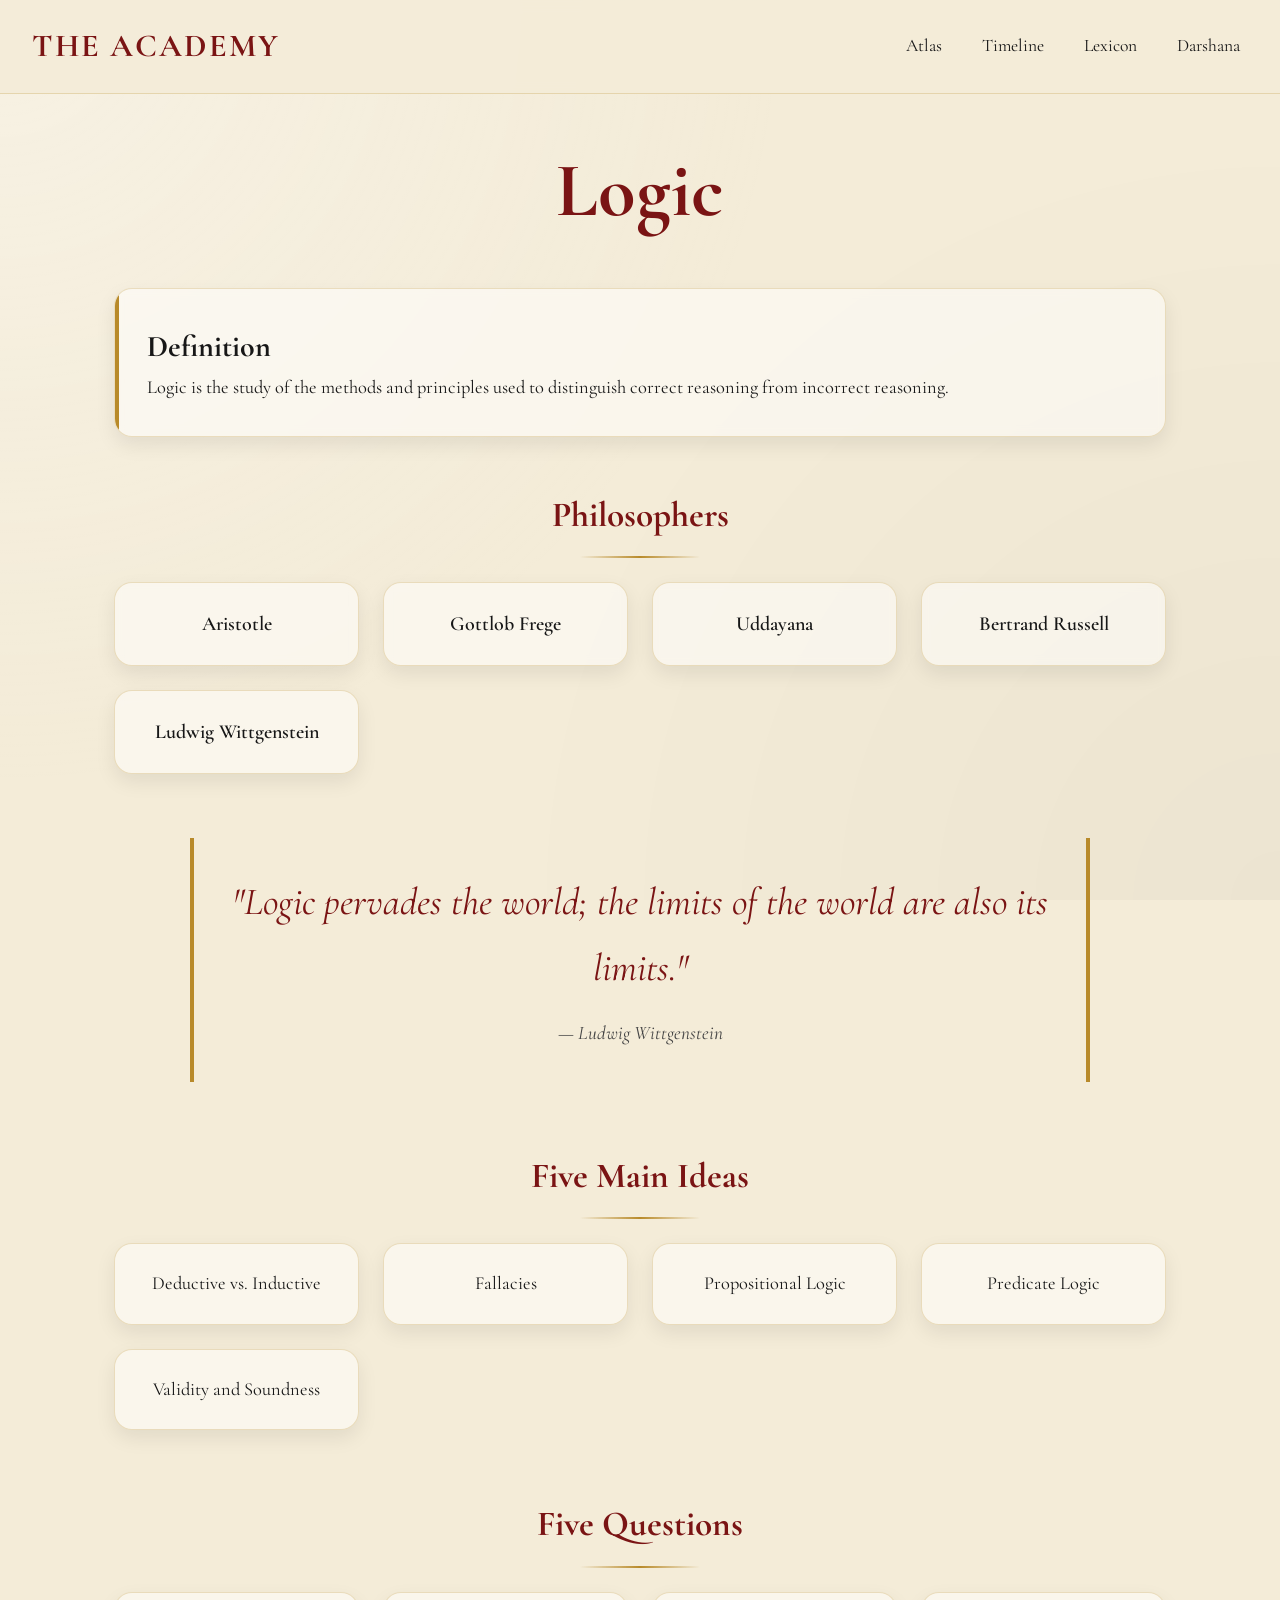
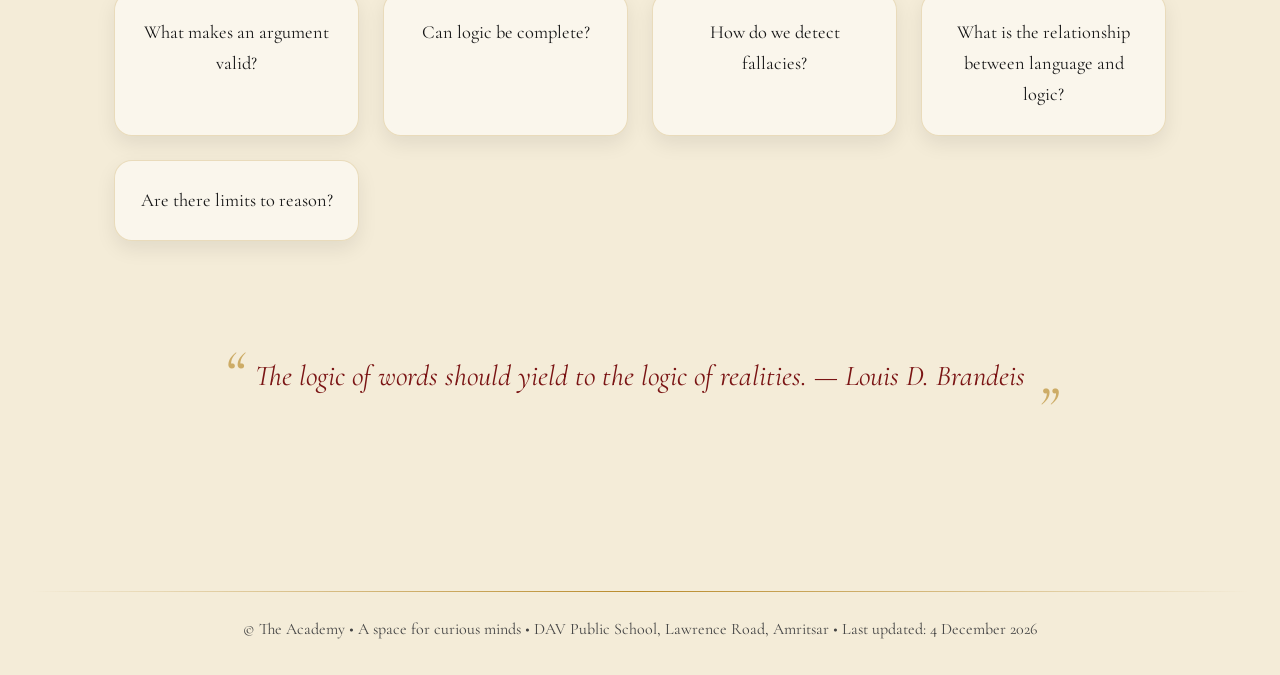
<file: logic.html>
<!DOCTYPE html>
<html lang="en">
<head>

<meta charset="UTF-8">
<meta name="viewport" content="width=device-width, initial-scale=1.0">

<title>The Academy | Logic</title>

<link rel="preconnect" href="https://fonts.googleapis.com">

<link href="https://fonts.googleapis.com/css2?family=Cormorant+Garamond:wght@300;400;500;600;700&display=swap" rel="stylesheet">

<link rel="stylesheet" href="style.css">

</head>

<body>

<div class="parchment-overlay"></div>

<header class="navbar">

<div class="logo">
THE ACADEMY
</div>

<nav>

<a href="index.html">Atlas</a>
<a href="timeline.html">Timeline</a>
<a href="lexicon.html">Lexicon</a>
<a href="darshana.html">Darshana</a>

</nav>

</header>

<main class="content-page">

<h1 class="page-title">
Logic
</h1>

<section class="definition-card">

<h2>Definition</h2>

<p>
Logic is the study of the methods and principles used to distinguish correct reasoning from incorrect reasoning.
</p>

</section>

<section>

<h2 class="section-title">
Philosophers
</h2>

<div class="card-grid">

<div class="card philosopher-card">
Aristotle
</div>

<div class="card philosopher-card">
Gottlob Frege
</div>

<div class="card philosopher-card">
Uddayana
</div>

<div class="card philosopher-card">
Bertrand Russell
</div>

<div class="card philosopher-card">
Ludwig Wittgenstein
</div>

</div>

</section>

<section>

<div class="top-quote">

"Logic pervades the world; the limits of the world are also its limits."

<span>
— Ludwig Wittgenstein
</span>

</div>

</section>

<section>

<h2 class="section-title">
Five Main Ideas
</h2>

<div class="card-grid">

<div class="card">
Deductive vs. Inductive
</div>

<div class="card">
Fallacies
</div>

<div class="card">
Propositional Logic
</div>

<div class="card">
Predicate Logic
</div>

<div class="card">
Validity and Soundness
</div>

</div>

</section>

<section>

<h2 class="section-title">
Five Questions
</h2>

<div class="card-grid">

<div class="card">
What makes an argument valid?
</div>

<div class="card">
Can logic be complete?
</div>

<div class="card">
How do we detect fallacies?
</div>

<div class="card">
What is the relationship between language and logic?
</div>

<div class="card">
Are there limits to reason?
</div>

</div>

</section>

<section class="quote-rotator">

<div
data-quotes='[
"Logic takes care of itself; all we have to do is to look and see how it does it. — Ludwig Wittgenstein",
"A mind all logic is like a knife all blade. It makes the hand bleed that uses it. — Rabindranath Tagore",
"The logic of the world is prior to all truth and falsehood. — Ludwig Wittgenstein",
"The logic of words should yield to the logic of realities. — Louis D. Brandeis"
]'>
</div>

</section>

</main>

<footer>

<div class="footer-divider"></div>

<p>
© The Academy • A space for curious minds •
DAV Public School, Lawrence Road, Amritsar •
Last updated:
<span id="current-date"></span>
</p>

</footer>

<script src="script.js"></script>

</body>
</html>
</file>
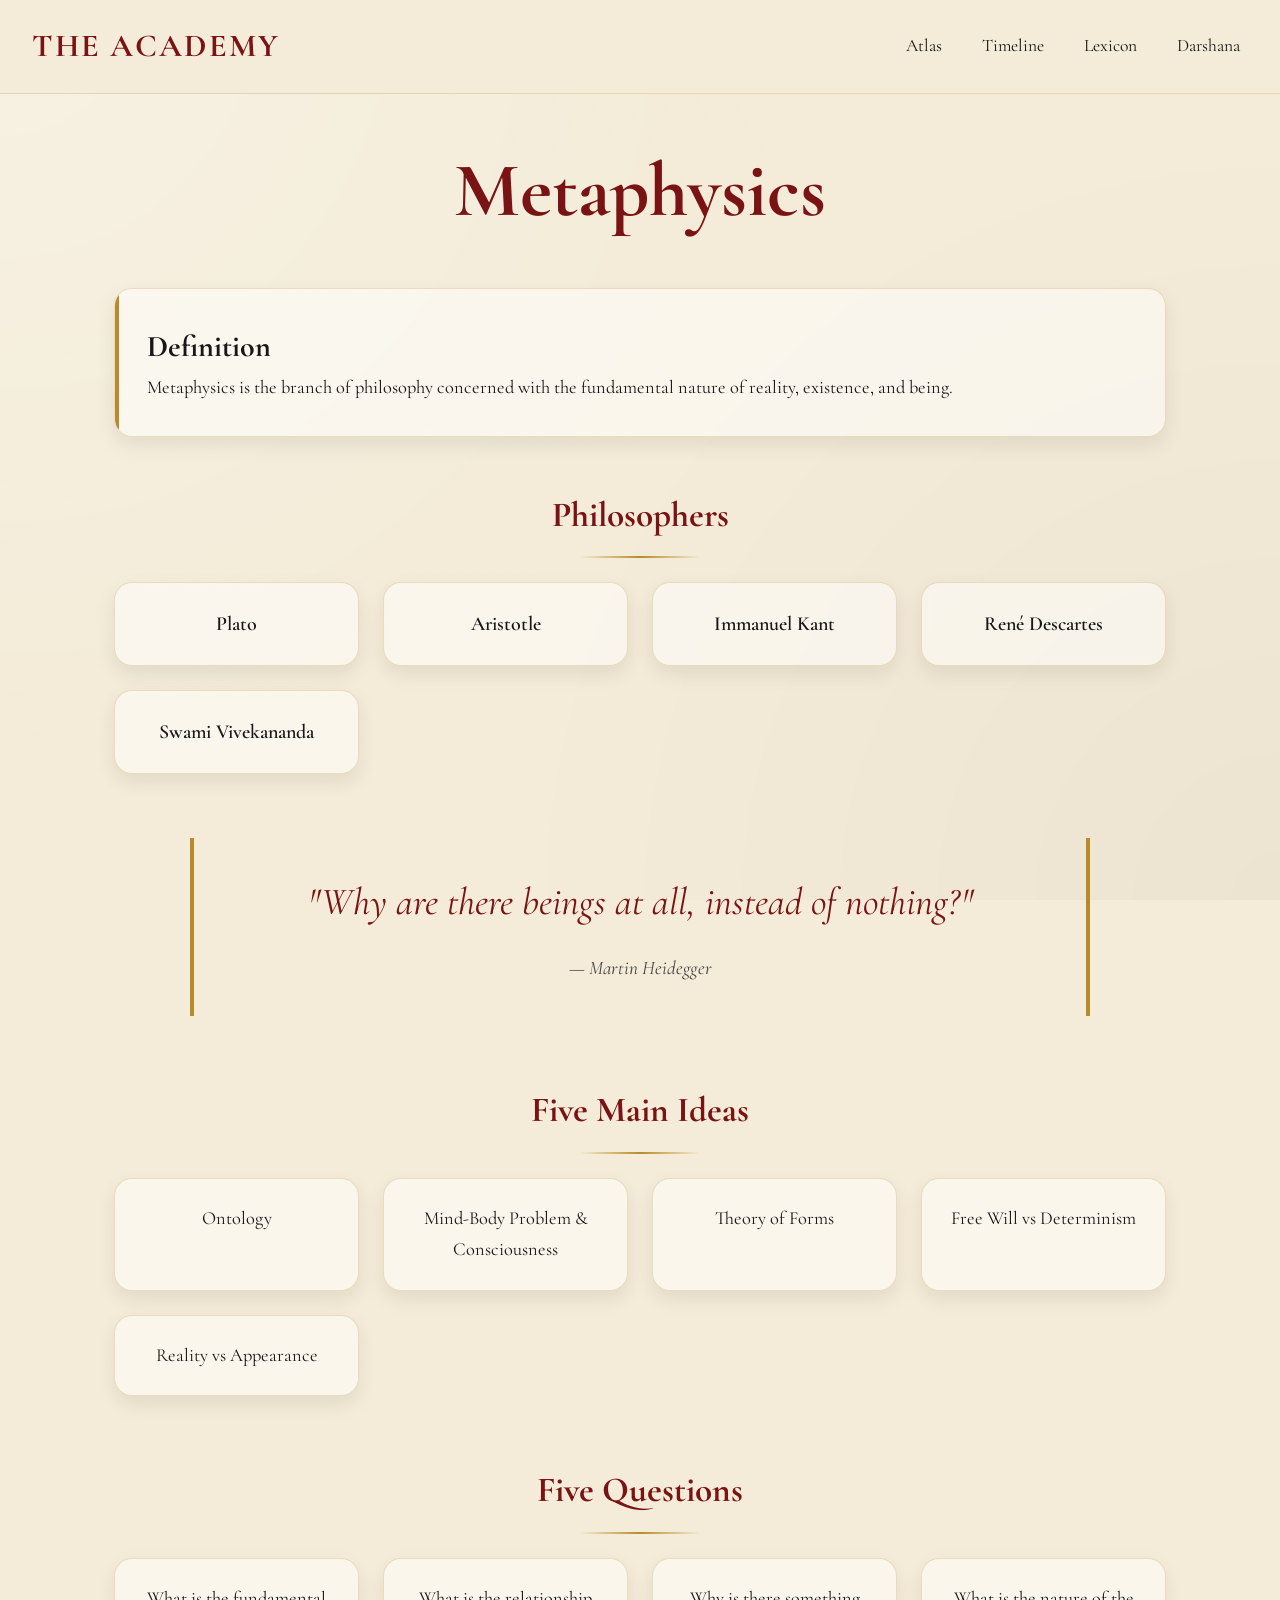
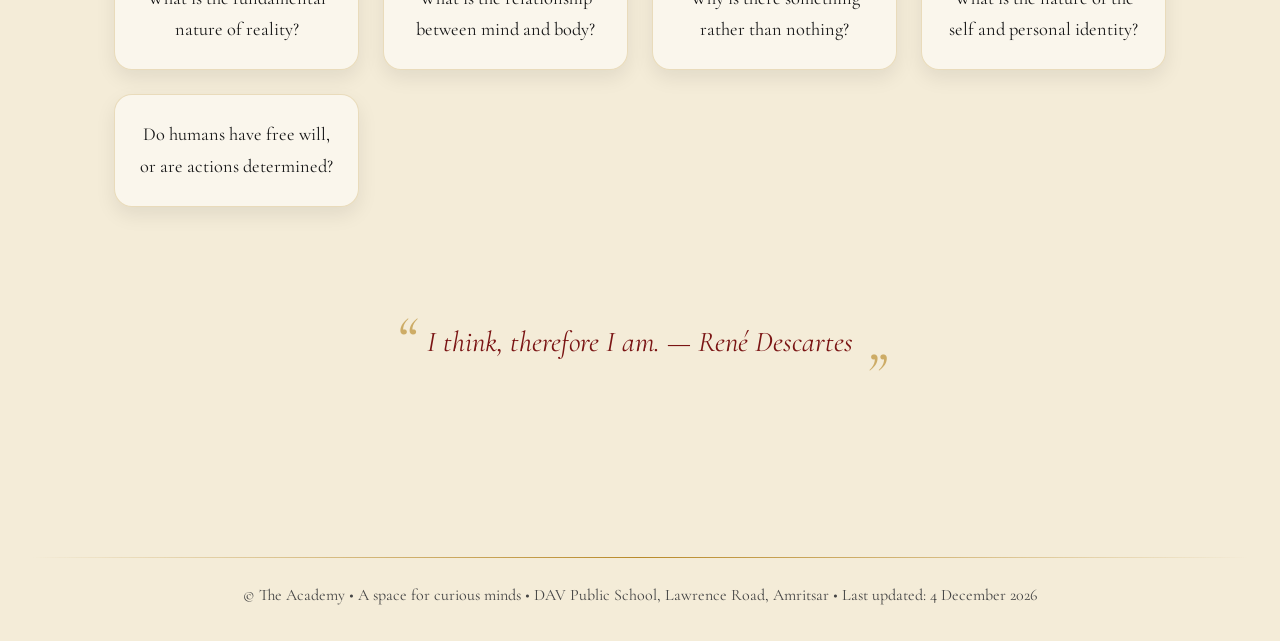
<file: metaphysics.html>
<!DOCTYPE html>
<html lang="en">
<head>

<meta charset="UTF-8">
<meta name="viewport" content="width=device-width, initial-scale=1.0">

<title>The Academy | Metaphysics</title>

<link rel="preconnect" href="https://fonts.googleapis.com">

<link href="https://fonts.googleapis.com/css2?family=Cormorant+Garamond:wght@300;400;500;600;700&display=swap" rel="stylesheet">

<link rel="stylesheet" href="style.css">

</head>

<body>

<div class="parchment-overlay"></div>

<header class="navbar">

<div class="logo">
THE ACADEMY
</div>

<nav>

<a href="index.html">Atlas</a>

<a href="timeline.html">Timeline</a>

<a href="lexicon.html">Lexicon</a>

<a href="darshana.html">Darshana</a>

</nav>

</header>

<main class="content-page">

<h1 class="page-title">
Metaphysics
</h1>

<section class="definition-card">

<h2>
Definition
</h2>

<p>
Metaphysics is the branch of philosophy concerned with the fundamental nature of reality, existence, and being.
</p>

</section>

<section>

<h2 class="section-title">
Philosophers
</h2>

<div class="card-grid">

<div class="card philosopher-card">
Plato
</div>

<div class="card philosopher-card">
Aristotle
</div>

<div class="card philosopher-card">
Immanuel Kant
</div>

<div class="card philosopher-card">
René Descartes
</div>

<div class="card philosopher-card">
Swami Vivekananda
</div>

</div>

</section>

<section>

<div class="top-quote">

"Why are there beings at all, instead of nothing?"

<span>
— Martin Heidegger
</span>

</div>

</section>

<section>

<h2 class="section-title">
Five Main Ideas
</h2>

<div class="card-grid">

<div class="card">
Ontology
</div>

<div class="card">
Mind-Body Problem & Consciousness
</div>

<div class="card">
Theory of Forms
</div>

<div class="card">
Free Will vs Determinism
</div>

<div class="card">
Reality vs Appearance
</div>

</div>

</section>

<section>

<h2 class="section-title">
Five Questions
</h2>

<div class="card-grid">

<div class="card">
What is the fundamental nature of reality?
</div>

<div class="card">
What is the relationship between mind and body?
</div>

<div class="card">
Why is there something rather than nothing?
</div>

<div class="card">
What is the nature of the self and personal identity?
</div>

<div class="card">
Do humans have free will, or are actions determined?
</div>

</div>

</section>

<section class="quote-rotator">

<div
data-quotes='[
"All men by nature desire to know. — Aristotle",
"I think, therefore I am. — René Descartes",
"Metaphysics is the finding of bad reasons for what we believe upon instinct. — F.H. Bradley",
"The true Self (Atman) is identical with ultimate reality (Brahman); realise this and be free. — Swami Vivekananda"
]'>
</div>

</section>

</main>

<footer>

<div class="footer-divider"></div>

<p>
© The Academy • A space for curious minds •
DAV Public School, Lawrence Road, Amritsar •
Last updated:
<span id="current-date"></span>
</p>

</footer>

<script src="script.js"></script>

</body>
</html>
</file>
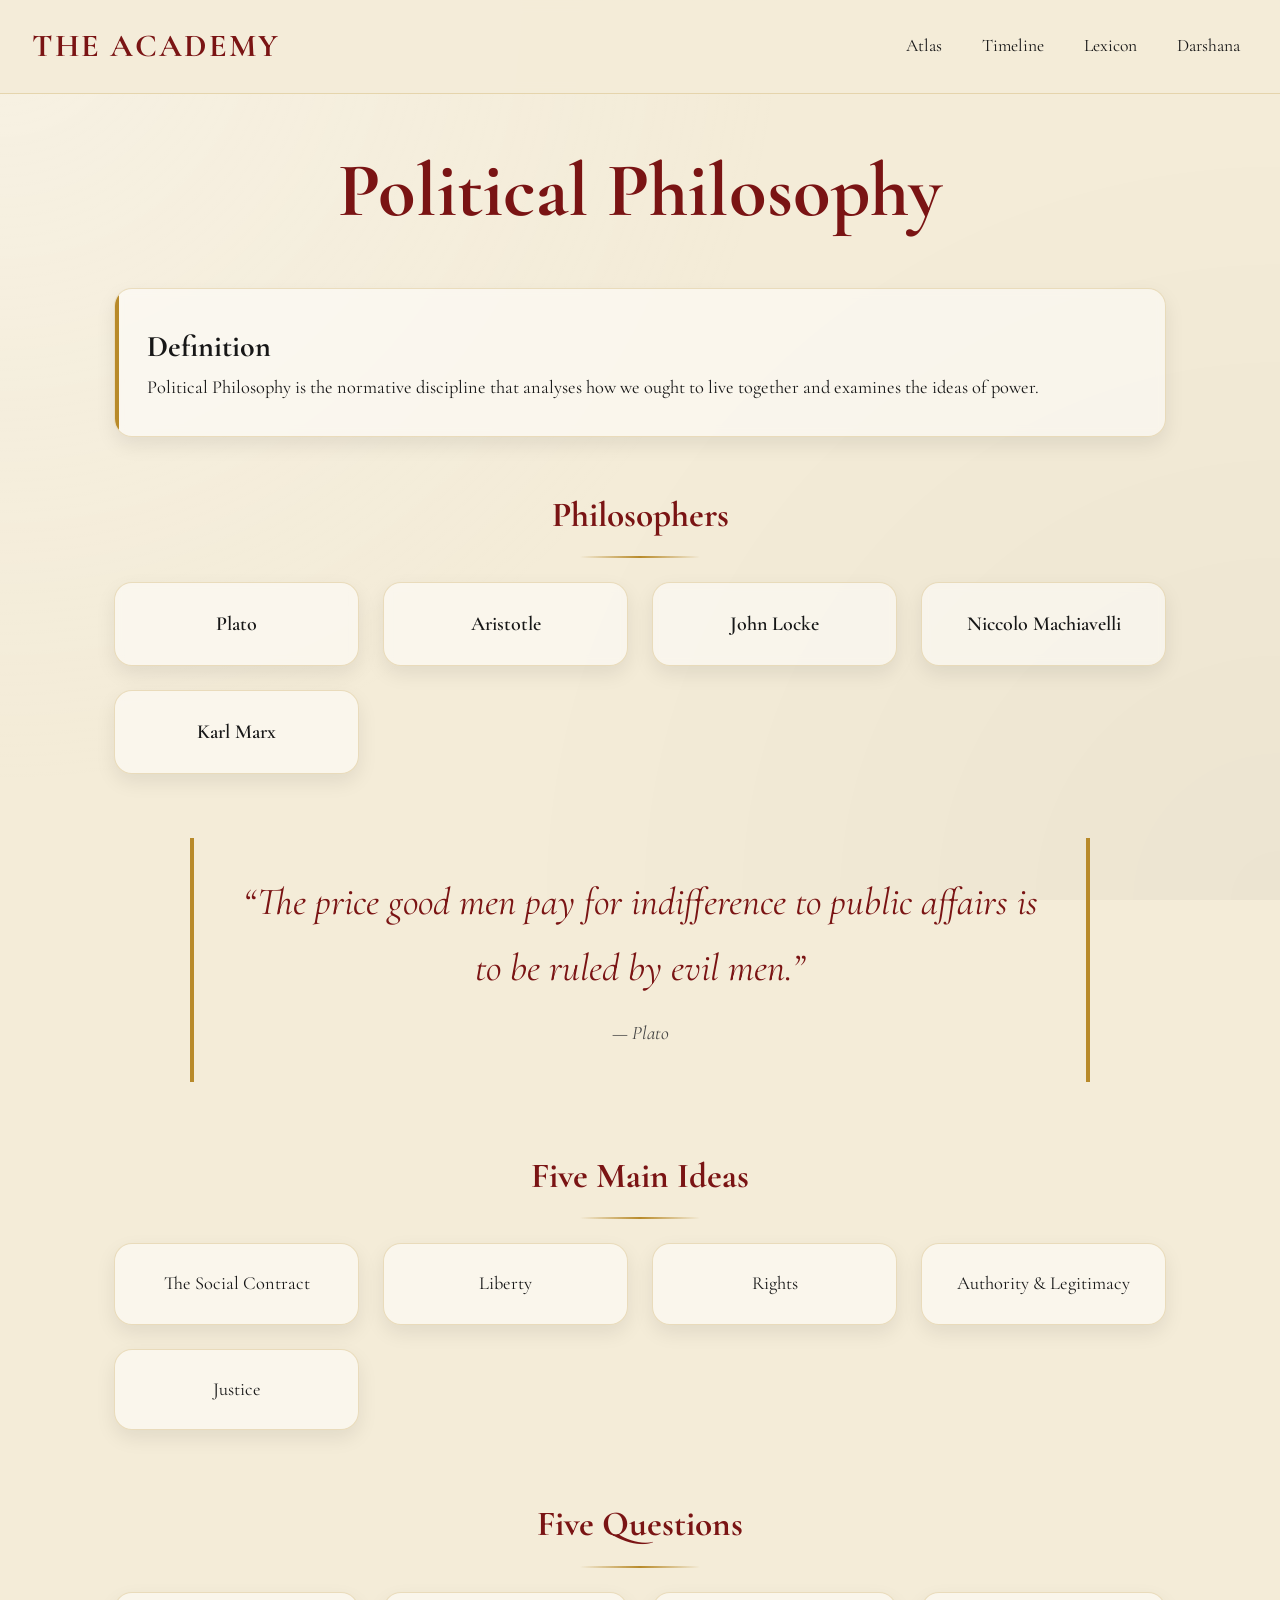
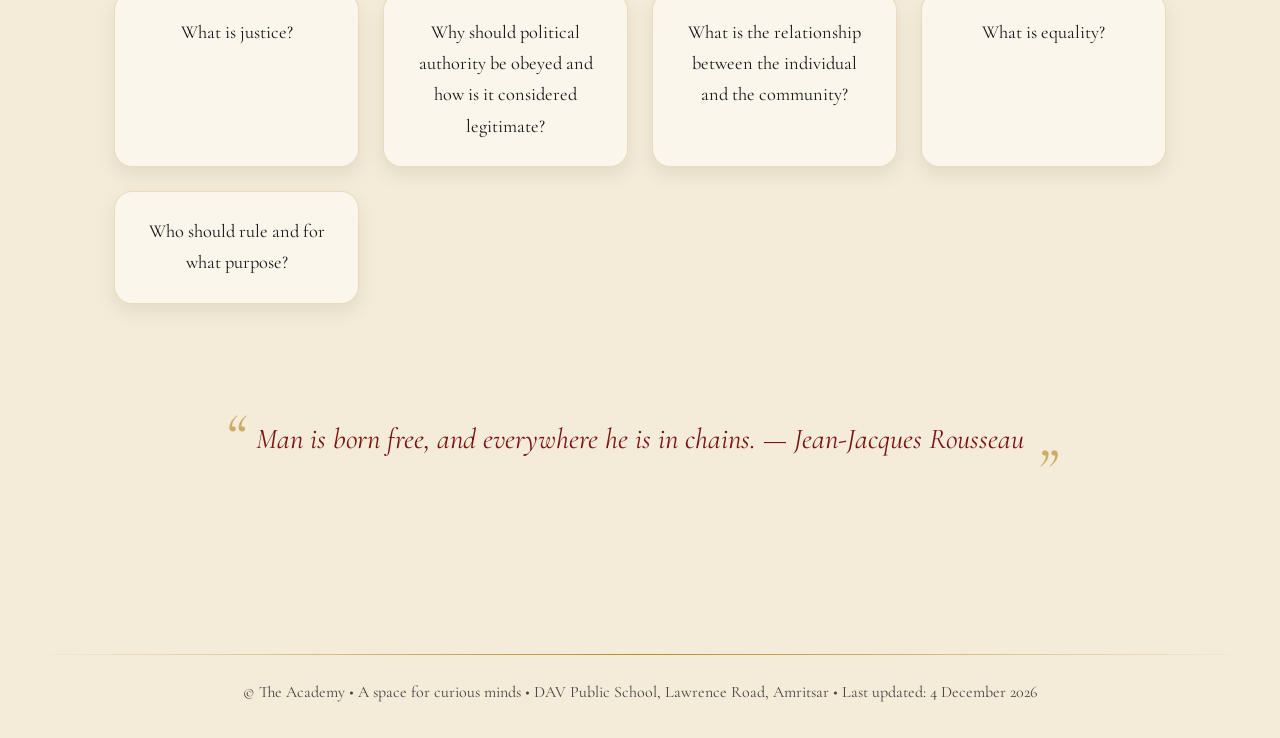
<file: political-philosophy.html>
<!DOCTYPE html>
<html lang="en">
<head>
<meta charset="UTF-8">
<meta name="viewport" content="width=device-width, initial-scale=1.0">
<title>The Academy | Political Philosophy</title>

<link rel="preconnect" href="https://fonts.googleapis.com">
<link href="https://fonts.googleapis.com/css2?family=Cormorant+Garamond:wght@300;400;500;600;700&display=swap" rel="stylesheet">

<link rel="stylesheet" href="style.css">
</head>

<body>

<div class="parchment-overlay"></div>

<header class="navbar">

<div class="logo">THE ACADEMY</div>

<nav>
<a href="index.html">Atlas</a>
<a href="timeline.html">Timeline</a>
<a href="lexicon.html">Lexicon</a>
<a href="darshana.html">Darshana</a>
</nav>

</header>

<main class="content-page">

<h1 class="page-title">
Political Philosophy
</h1>

<section class="definition-card">

<h2>Definition</h2>

<p>
Political Philosophy is the normative discipline that analyses how we ought to live together and examines the ideas of power.
</p>

</section>

<section>

<h2 class="section-title">
Philosophers
</h2>

<div class="card-grid">

<div class="card philosopher-card">Plato</div>
<div class="card philosopher-card">Aristotle</div>
<div class="card philosopher-card">John Locke</div>
<div class="card philosopher-card">Niccolo Machiavelli</div>
<div class="card philosopher-card">Karl Marx</div>

</div>

</section>

<section>

<div class="top-quote">

“The price good men pay for indifference to public affairs is to be ruled by evil men.”

<span>— Plato</span>

</div>

</section>

<section>

<h2 class="section-title">
Five Main Ideas
</h2>

<div class="card-grid">

<div class="card">The Social Contract</div>
<div class="card">Liberty</div>
<div class="card">Rights</div>
<div class="card">Authority & Legitimacy</div>
<div class="card">Justice</div>

</div>

</section>

<section>

<h2 class="section-title">
Five Questions
</h2>

<div class="card-grid">

<div class="card">
What is justice?
</div>

<div class="card">
Why should political authority be obeyed and how is it considered legitimate?
</div>

<div class="card">
What is the relationship between the individual and the community?
</div>

<div class="card">
What is equality?
</div>

<div class="card">
Who should rule and for what purpose?
</div>

</div>

</section>

<section class="quote-rotator">

<div id="rotating-quote"
data-quotes='[
"Man is born free, and everywhere he is in chains. — Jean-Jacques Rousseau",
"Man is by nature a political animal. — Aristotle",
"The end of law is not to abolish or restrain, but to preserve and enlarge freedom. — John Locke",
"The philosophers have only interpreted the world in various ways; the point is to change it. — Karl Marx"
]'>
</div>

</section>

</main>

<footer>

<div class="footer-divider"></div>

<p>
© The Academy • A space for curious minds • DAV Public School, Lawrence Road, Amritsar • Last updated:
<span id="current-date"></span>
</p>

</footer>

<script src="script.js"></script>

</body>
</html>
</file>
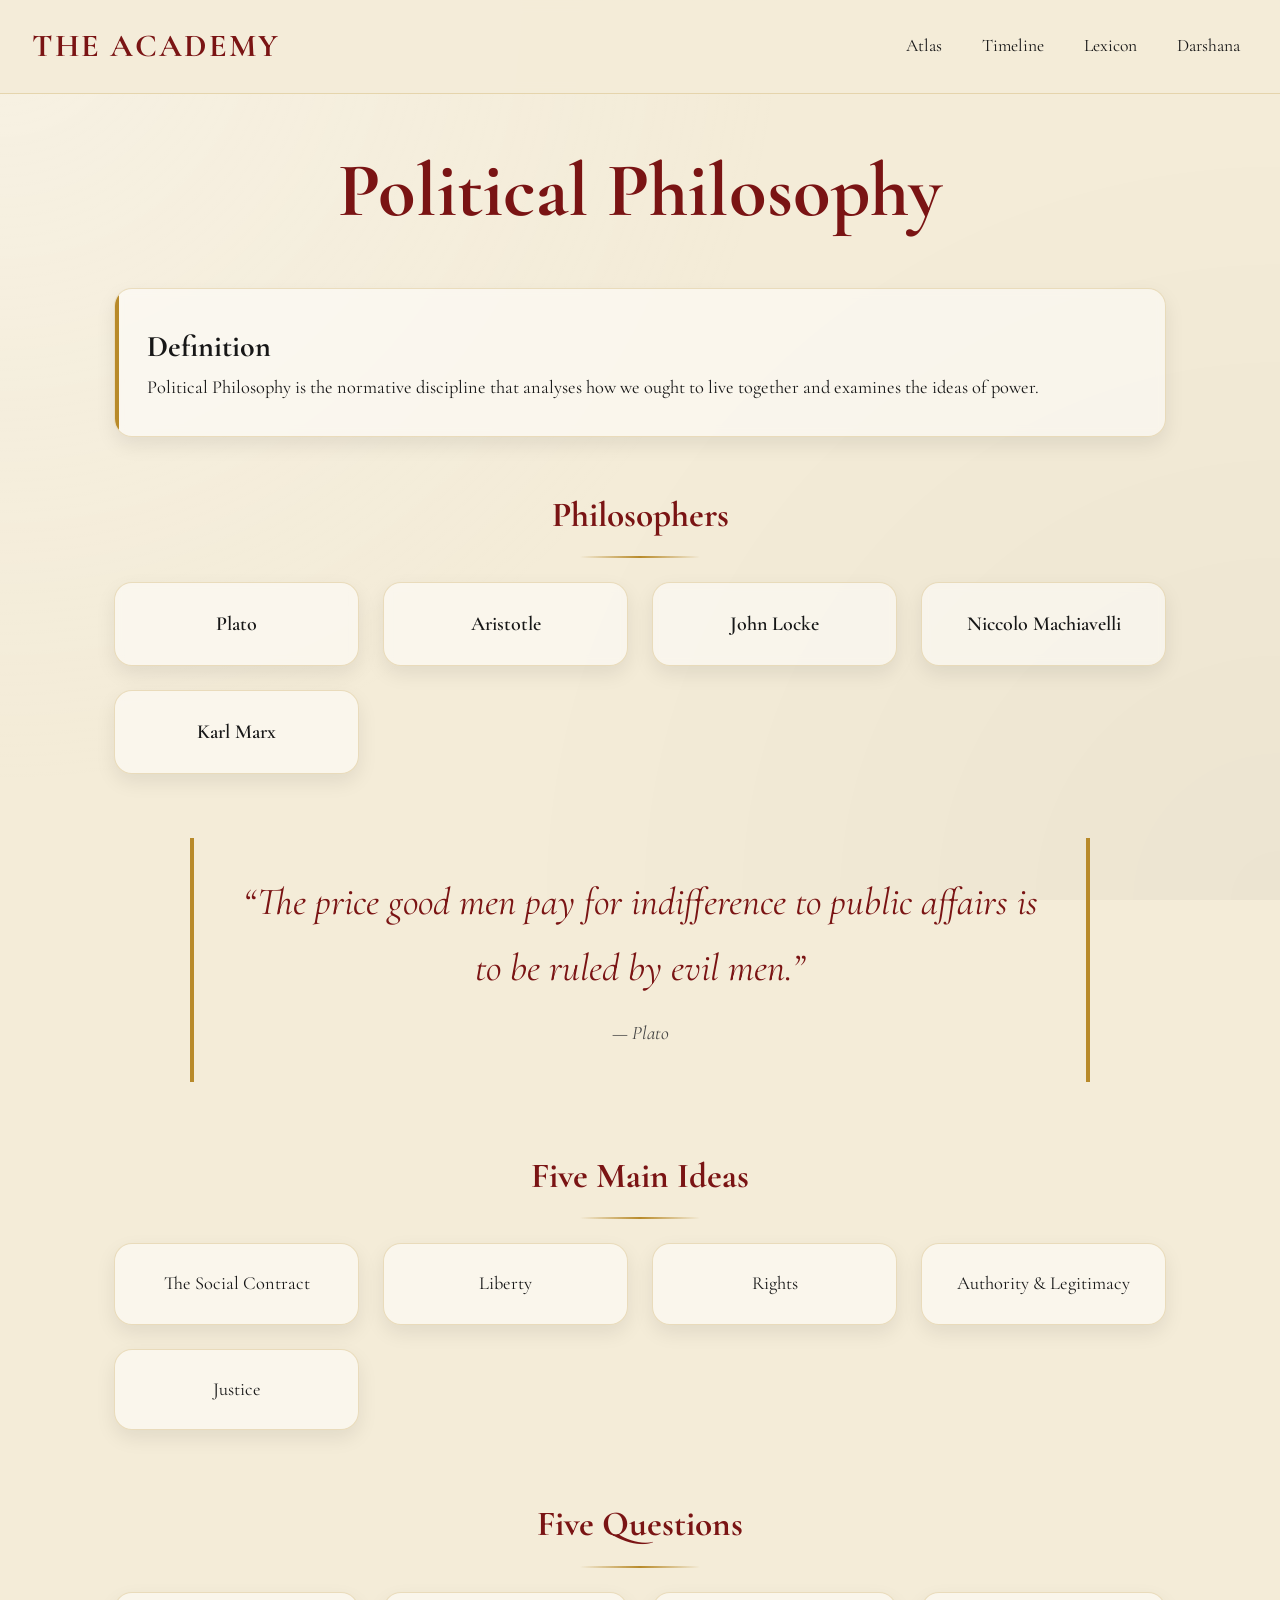
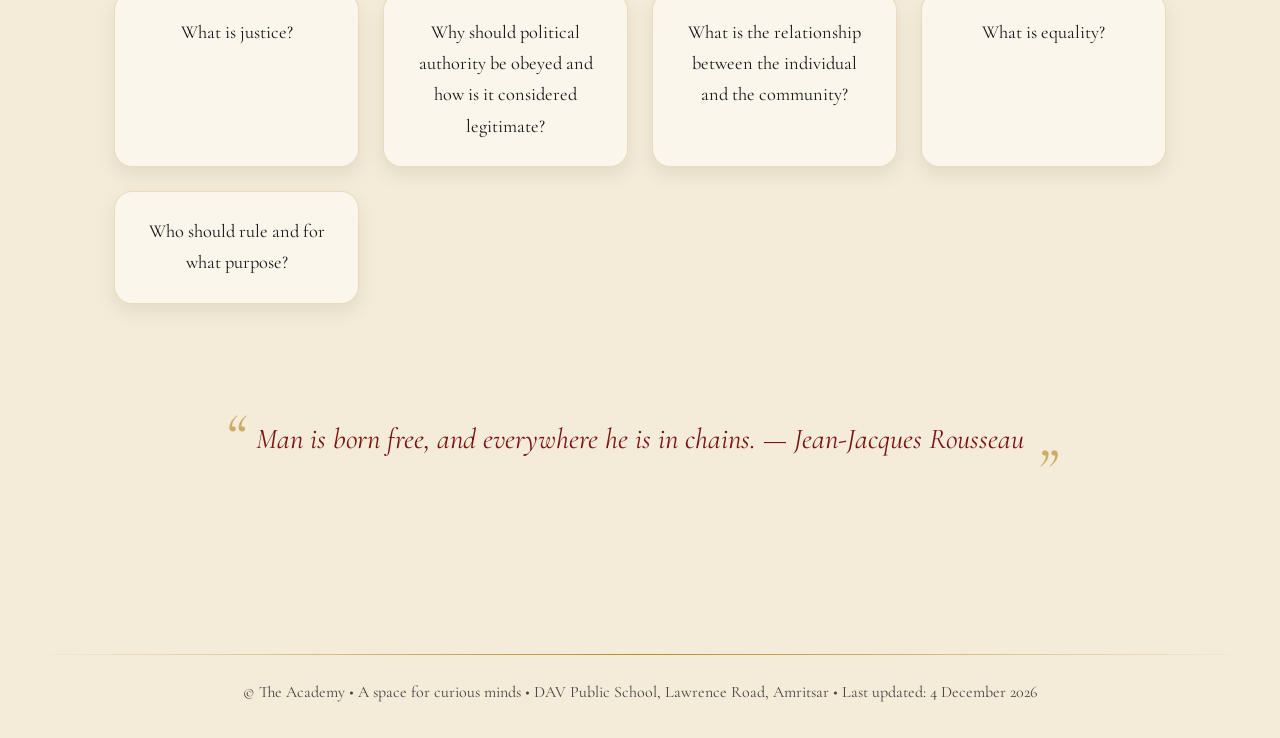
<file: politicalphilosophy.html>
<!DOCTYPE html>
<html lang="en">
<head>
<meta charset="UTF-8">
<meta name="viewport" content="width=device-width, initial-scale=1.0">
<title>The Academy | Political Philosophy</title>

<link rel="preconnect" href="https://fonts.googleapis.com">
<link href="https://fonts.googleapis.com/css2?family=Cormorant+Garamond:wght@300;400;500;600;700&display=swap" rel="stylesheet">

<link rel="stylesheet" href="style.css">
</head>

<body>

<div class="parchment-overlay"></div>

<header class="navbar">

<div class="logo">THE ACADEMY</div>

<nav>
<a href="atlas.html">Atlas</a>
<a href="timeline.html">Timeline</a>
<a href="lexicon.html">Lexicon</a>
<a href="darshana.html">Darshana</a>
</nav>

</header>

<main class="content-page">

<h1 class="page-title">
Political Philosophy
</h1>

<section class="definition-card">

<h2>Definition</h2>

<p>
Political Philosophy is the normative discipline that analyses how we ought to live together and examines the ideas of power.
</p>

</section>

<section>

<h2 class="section-title">
Philosophers
</h2>

<div class="card-grid">

<div class="card philosopher-card">Plato</div>
<div class="card philosopher-card">Aristotle</div>
<div class="card philosopher-card">John Locke</div>
<div class="card philosopher-card">Niccolo Machiavelli</div>
<div class="card philosopher-card">Karl Marx</div>

</div>

</section>

<section>

<div class="top-quote">

“The price good men pay for indifference to public affairs is to be ruled by evil men.”

<span>— Plato</span>

</div>

</section>

<section>

<h2 class="section-title">
Five Main Ideas
</h2>

<div class="card-grid">

<div class="card">The Social Contract</div>
<div class="card">Liberty</div>
<div class="card">Rights</div>
<div class="card">Authority & Legitimacy</div>
<div class="card">Justice</div>

</div>

</section>

<section>

<h2 class="section-title">
Five Questions
</h2>

<div class="card-grid">

<div class="card">
What is justice?
</div>

<div class="card">
Why should political authority be obeyed and how is it considered legitimate?
</div>

<div class="card">
What is the relationship between the individual and the community?
</div>

<div class="card">
What is equality?
</div>

<div class="card">
Who should rule and for what purpose?
</div>

</div>

</section>

<section class="quote-rotator">

<div id="rotating-quote"
data-quotes='[
"Man is born free, and everywhere he is in chains. — Jean-Jacques Rousseau",
"Man is by nature a political animal. — Aristotle",
"The end of law is not to abolish or restrain, but to preserve and enlarge freedom. — John Locke",
"The philosophers have only interpreted the world in various ways; the point is to change it. — Karl Marx"
]'>
</div>

</section>

</main>

<footer>

<div class="footer-divider"></div>

<p>
© The Academy • A space for curious minds • DAV Public School, Lawrence Road, Amritsar • Last updated:
<span id="current-date"></span>
</p>

</footer>

<script src="script.js"></script>

</body>
</html>
</file>
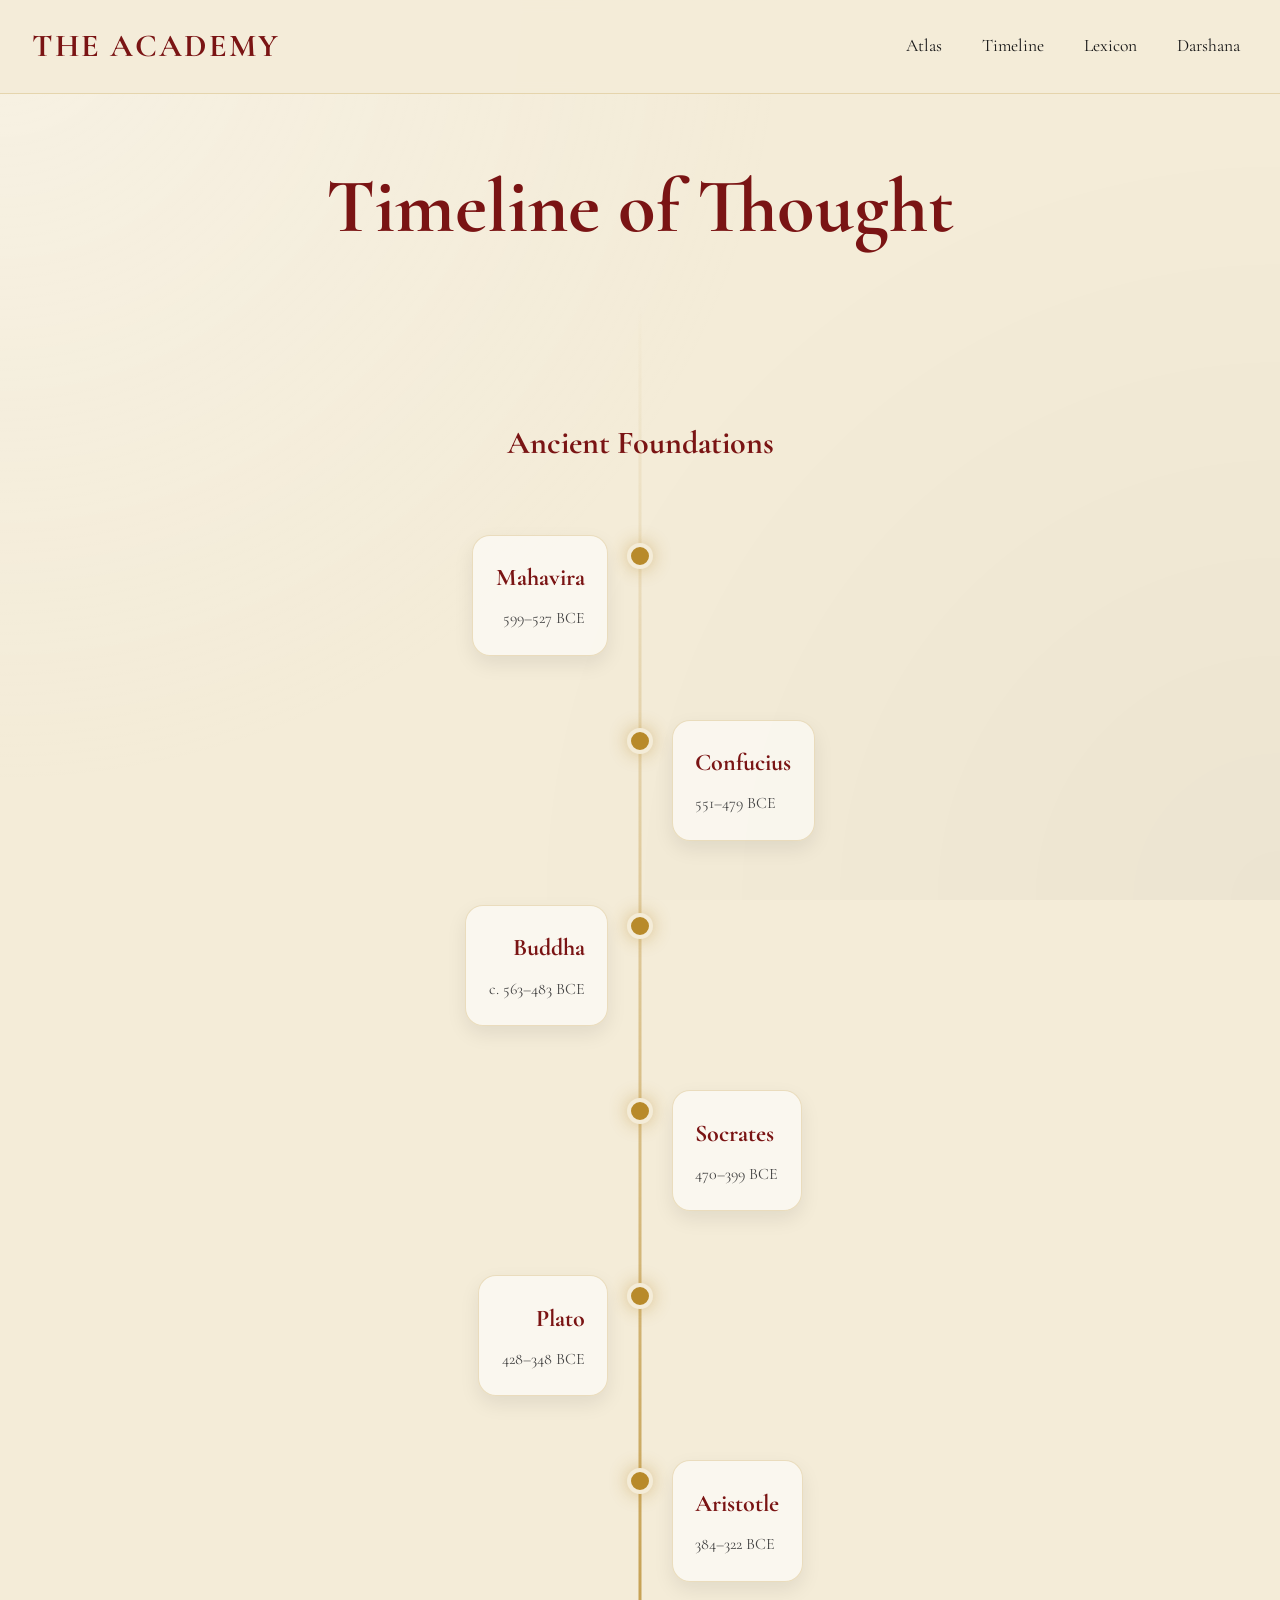
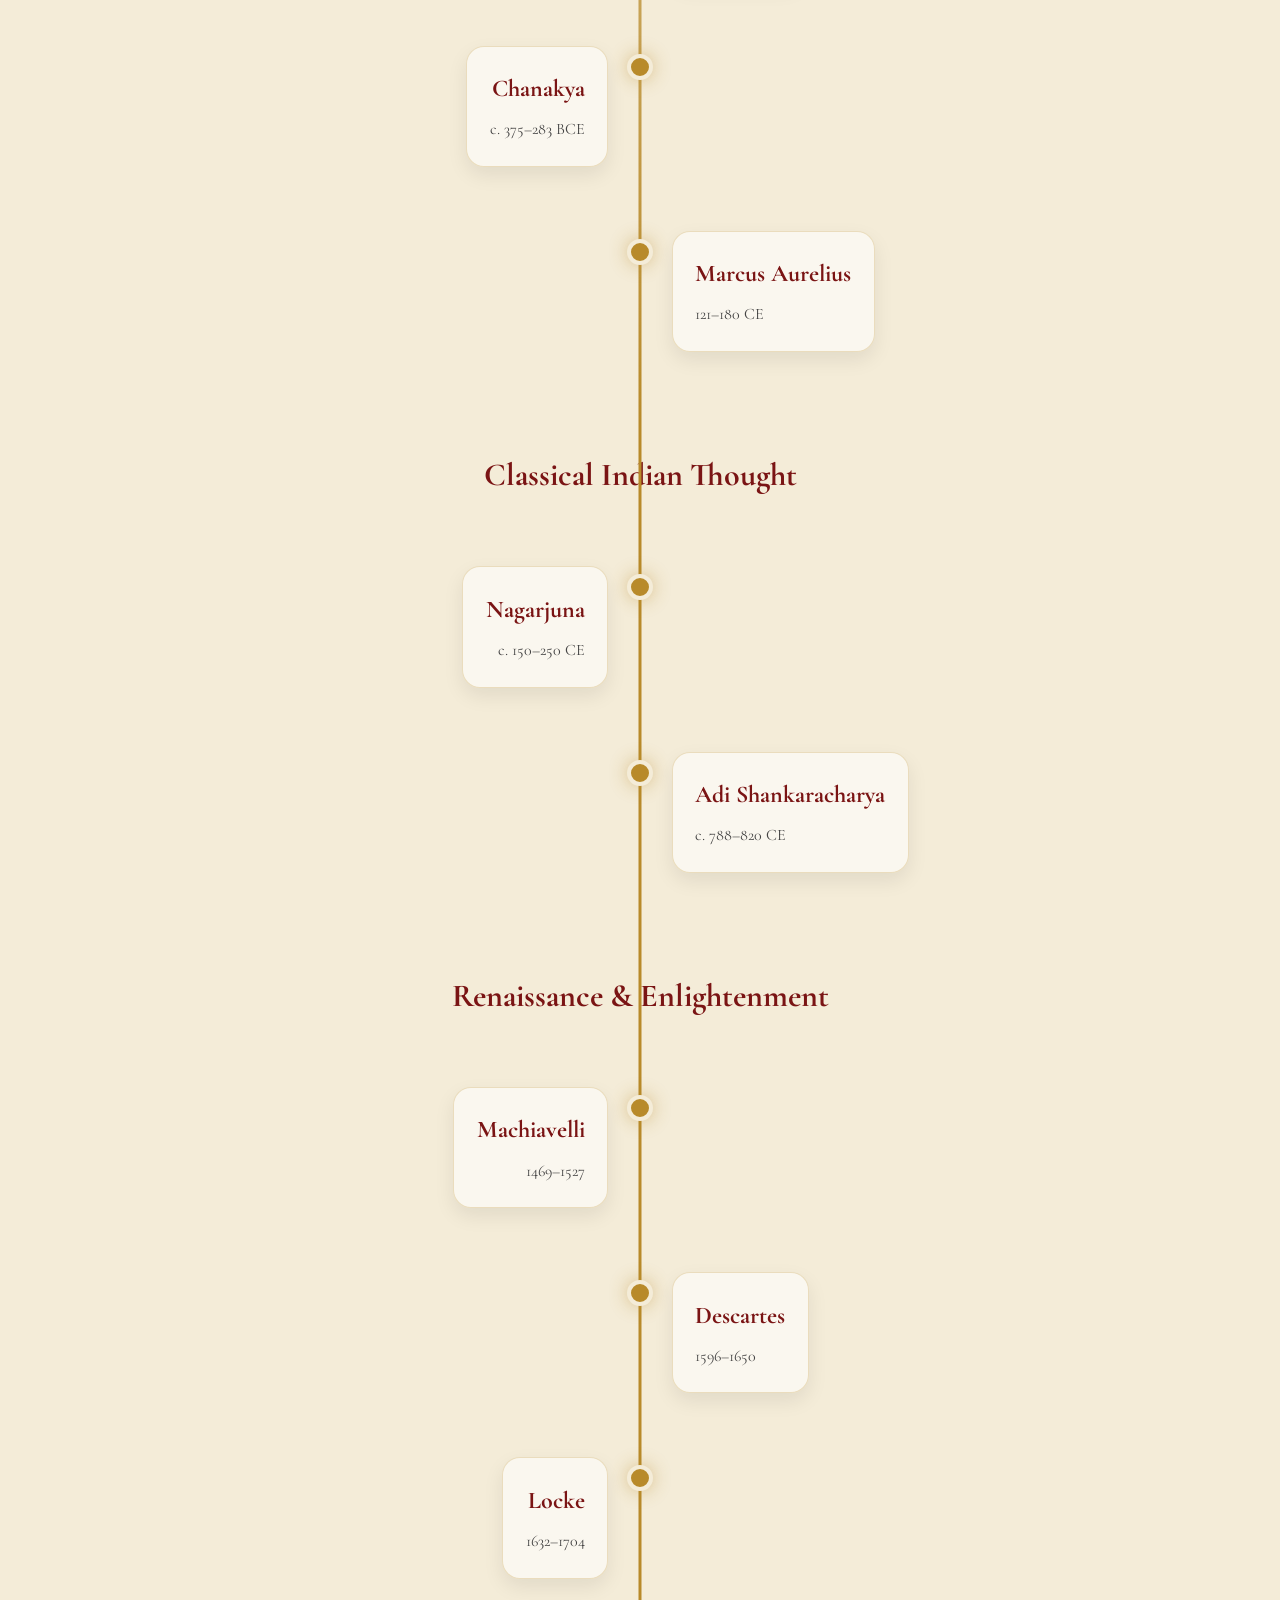
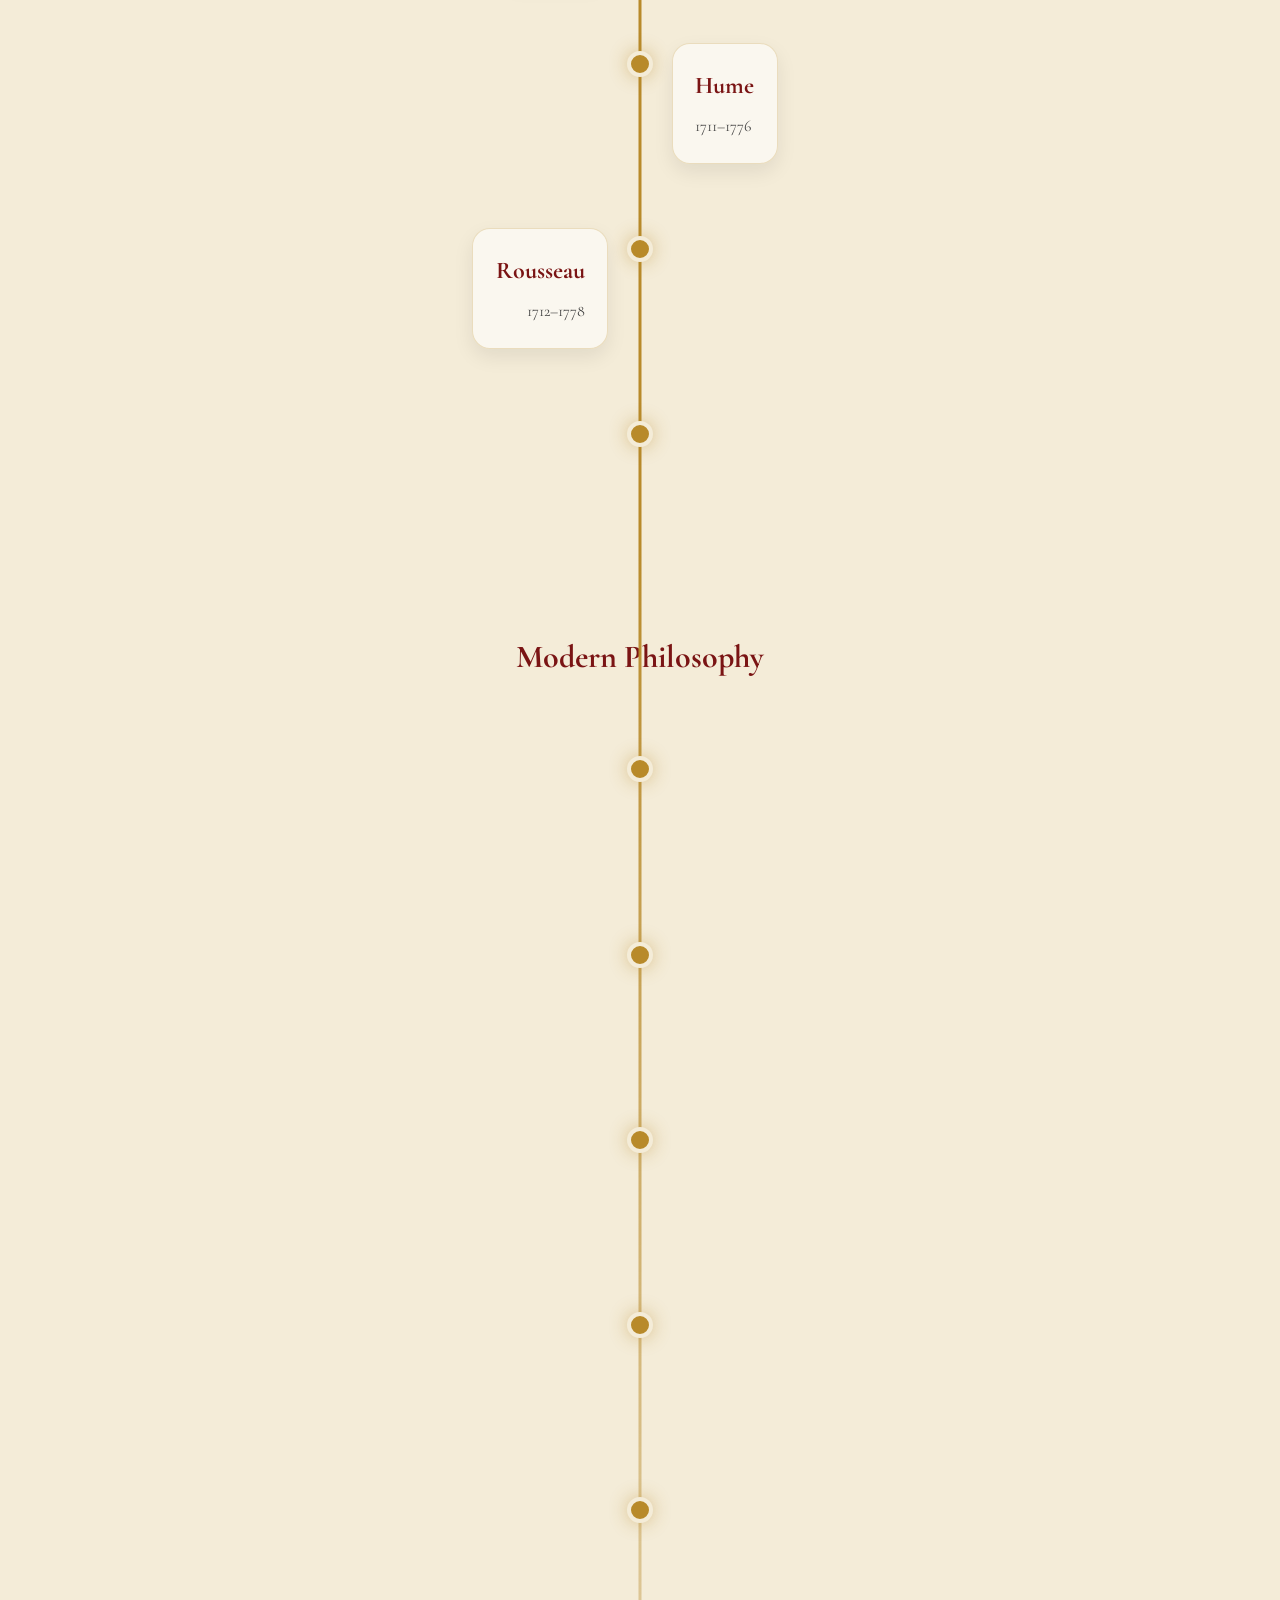
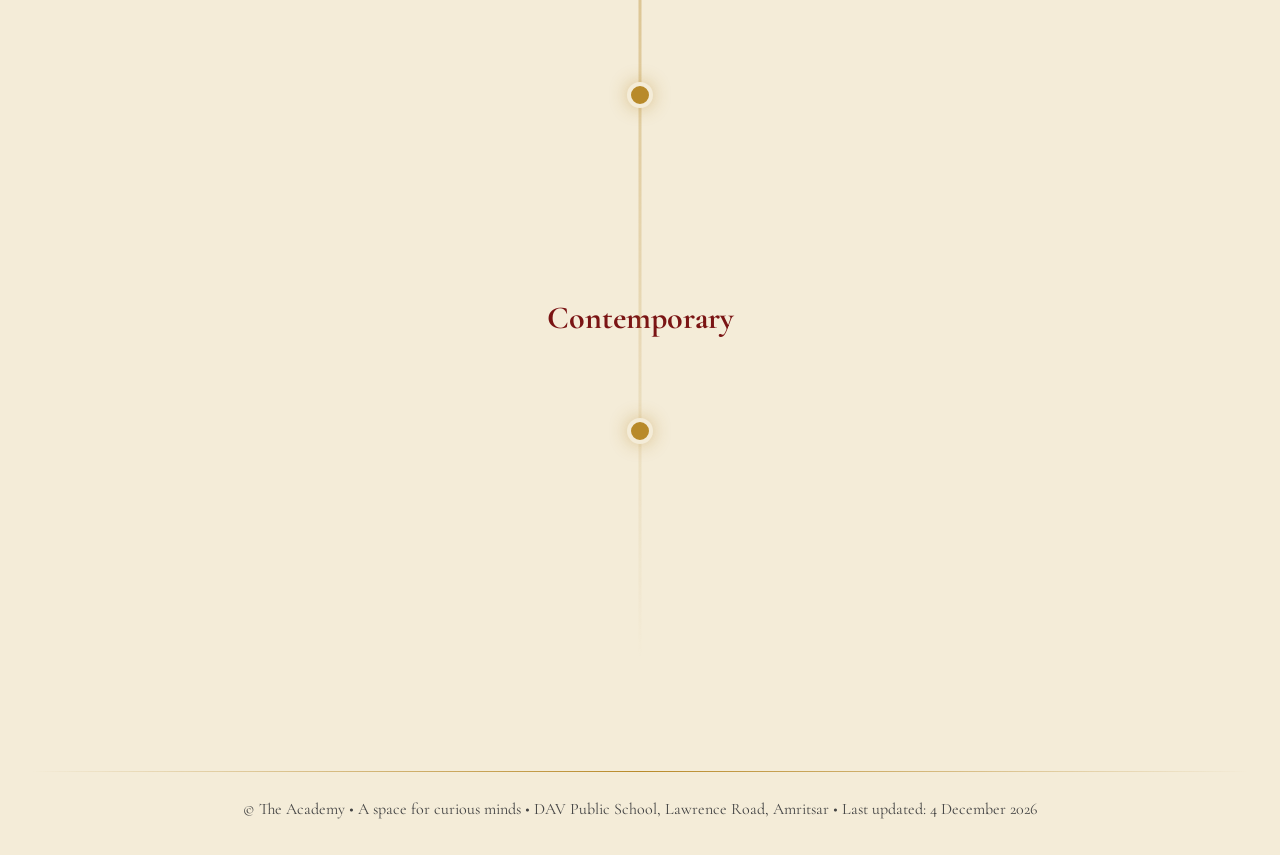
<file: timeline.html>
<!DOCTYPE html>
<html lang="en">
<head>

<meta charset="UTF-8">
<meta name="viewport" content="width=device-width, initial-scale=1.0">

<title>The Academy | Timeline</title>

<link rel="preconnect" href="https://fonts.googleapis.com">

<link href="https://fonts.googleapis.com/css2?family=Cormorant+Garamond:wght@300;400;500;600;700&display=swap" rel="stylesheet">

<link rel="stylesheet" href="style.css">

</head>

<body>

<div class="parchment-overlay"></div>

<header class="navbar">

<div class="logo">THE ACADEMY</div>

<nav>

<a href="index.html">Atlas</a>
<a href="timeline.html">Timeline</a>
<a href="lexicon.html">Lexicon</a>
<a href="darshana.html">Darshana</a>

</nav>

</header>

<main>

<h1 class="page-title">
Timeline of Thought
</h1>

<div class="timeline-container">

<h2 class="timeline-era">
Ancient Foundations
</h2>

<div class="timeline-item left">
<div class="timeline-node"></div>
<div class="timeline-card">
<div class="timeline-name">Mahavira</div>
<div class="timeline-date">599–527 BCE</div>
</div>
</div>

<div class="timeline-item right">
<div class="timeline-node"></div>
<div class="timeline-card">
<div class="timeline-name">Confucius</div>
<div class="timeline-date">551–479 BCE</div>
</div>
</div>

<div class="timeline-item left">
<div class="timeline-node"></div>
<div class="timeline-card">
<div class="timeline-name">Buddha</div>
<div class="timeline-date">c. 563–483 BCE</div>
</div>
</div>

<div class="timeline-item right">
<div class="timeline-node"></div>
<div class="timeline-card">
<div class="timeline-name">Socrates</div>
<div class="timeline-date">470–399 BCE</div>
</div>
</div>

<div class="timeline-item left">
<div class="timeline-node"></div>
<div class="timeline-card">
<div class="timeline-name">Plato</div>
<div class="timeline-date">428–348 BCE</div>
</div>
</div>

<div class="timeline-item right">
<div class="timeline-node"></div>
<div class="timeline-card">
<div class="timeline-name">Aristotle</div>
<div class="timeline-date">384–322 BCE</div>
</div>
</div>

<div class="timeline-item left">
<div class="timeline-node"></div>
<div class="timeline-card">
<div class="timeline-name">Chanakya</div>
<div class="timeline-date">c. 375–283 BCE</div>
</div>
</div>

<div class="timeline-item right">
<div class="timeline-node"></div>
<div class="timeline-card">
<div class="timeline-name">Marcus Aurelius</div>
<div class="timeline-date">121–180 CE</div>
</div>
</div>

<h2 class="timeline-era">
Classical Indian Thought
</h2>

<div class="timeline-item left">
<div class="timeline-node"></div>
<div class="timeline-card">
<div class="timeline-name">Nagarjuna</div>
<div class="timeline-date">c. 150–250 CE</div>
</div>
</div>

<div class="timeline-item right">
<div class="timeline-node"></div>
<div class="timeline-card">
<div class="timeline-name">Adi Shankaracharya</div>
<div class="timeline-date">c. 788–820 CE</div>
</div>
</div>

<h2 class="timeline-era">
Renaissance & Enlightenment
</h2>

<div class="timeline-item left"><div class="timeline-node"></div><div class="timeline-card"><div class="timeline-name">Machiavelli</div><div class="timeline-date">1469–1527</div></div></div>

<div class="timeline-item right"><div class="timeline-node"></div><div class="timeline-card"><div class="timeline-name">Descartes</div><div class="timeline-date">1596–1650</div></div></div>

<div class="timeline-item left"><div class="timeline-node"></div><div class="timeline-card"><div class="timeline-name">Locke</div><div class="timeline-date">1632–1704</div></div></div>

<div class="timeline-item right"><div class="timeline-node"></div><div class="timeline-card"><div class="timeline-name">Hume</div><div class="timeline-date">1711–1776</div></div></div>

<div class="timeline-item left"><div class="timeline-node"></div><div class="timeline-card"><div class="timeline-name">Rousseau</div><div class="timeline-date">1712–1778</div></div></div>

<div class="timeline-item right"><div class="timeline-node"></div><div class="timeline-card"><div class="timeline-name">Kant</div><div class="timeline-date">1724–1804</div></div></div>

<h2 class="timeline-era">
Modern Philosophy
</h2>

<div class="timeline-item left"><div class="timeline-node"></div><div class="timeline-card"><div class="timeline-name">Schopenhauer</div><div class="timeline-date">1788–1860</div></div></div>

<div class="timeline-item right"><div class="timeline-node"></div><div class="timeline-card"><div class="timeline-name">Mill</div><div class="timeline-date">1806–1873</div></div></div>

<div class="timeline-item left"><div class="timeline-node"></div><div class="timeline-card"><div class="timeline-name">Marx</div><div class="timeline-date">1818–1883</div></div></div>

<div class="timeline-item right"><div class="timeline-node"></div><div class="timeline-card"><div class="timeline-name">Nietzsche</div><div class="timeline-date">1844–1900</div></div></div>

<div class="timeline-item left"><div class="timeline-node"></div><div class="timeline-card"><div class="timeline-name">Dewey</div><div class="timeline-date">1859–1952</div></div></div>

<div class="timeline-item right"><div class="timeline-node"></div><div class="timeline-card"><div class="timeline-name">Russell</div><div class="timeline-date">1872–1970</div></div></div>

<h2 class="timeline-era">
Contemporary
</h2>

<div class="timeline-item left">
<div class="timeline-node"></div>
<div class="timeline-card">
<div class="timeline-name">Arendt</div>
<div class="timeline-date">1906–1975</div>
</div>
</div>

</div>

</main>

<footer>
<div class="footer-divider"></div>
<p>
© The Academy • A space for curious minds • DAV Public School, Lawrence Road, Amritsar • Last updated:
<span id="current-date"></span>
</p>
</footer>

<script src="script.js"></script>

</body>
</html>
</file>
<file: style.css>
/* =========================================================
   THE ACADEMY
   GLOBAL DESIGN SYSTEM
   PART 1
========================================================= */

/* ==========================
   ROOT VARIABLES
========================== */

:root {

--parchment: #f4ecd8;
--parchment-dark: #e8dcc0;

--gold: #b88a2a;
--gold-light: #d7b96d;
--gold-glow: rgba(184,138,42,0.35);

--deep-red: #7a1414;

--text: #171717;
--text-soft: #444;

--card-bg: rgba(255,255,255,0.52);

--shadow:
0 8px 20px rgba(0,0,0,0.08);

--transition:
all 0.35s ease;

--max-width: 1250px;

}

/* ==========================
   RESET
========================== */

*{
margin:0;
padding:0;
box-sizing:border-box;
}

html{
scroll-behavior:smooth;
}

body{

font-family:
'Cormorant Garamond',
serif;

background:
var(--parchment);

color:
var(--text);

overflow-x:hidden;

line-height:1.7;

position:relative;

min-height:100vh;

}

/* ==========================
   PARCHMENT BACKGROUND
========================== */

body::before{

content:"";

position:fixed;

inset:0;

background:

radial-gradient(
circle at top left,
rgba(255,255,255,.30),
transparent 50%
),

radial-gradient(
circle at bottom right,
rgba(0,0,0,.03),
transparent 50%
);

pointer-events:none;

z-index:-3;

}

/* ==========================
   OPTIONAL OVERLAY
========================== */

.parchment-overlay{

position:fixed;

inset:0;

pointer-events:none;

opacity:.20;

background:
repeating-linear-gradient(
0deg,
transparent,
transparent 3px,
rgba(0,0,0,.02) 4px
);

z-index:-2;

}

/* ==========================
   COMPASS ROSE
========================== */

.compass-rose{

position:fixed;

top:50%;

left:50%;

width:600px;

height:600px;

transform:
translate(-50%,-50%);

border-radius:50%;

opacity:.04;

border:
2px solid var(--gold);

pointer-events:none;

z-index:-1;

}

.compass-rose::before,
.compass-rose::after{

content:"";

position:absolute;

background:
var(--gold);

left:50%;
top:50%;

transform:
translate(-50%,-50%);

}

.compass-rose::before{

width:2px;
height:100%;

}

.compass-rose::after{

width:100%;
height:2px;

}

/* ==========================
   LINKS
========================== */

a{

text-decoration:none;

color:inherit;

transition:
var(--transition);

}

/* ==========================
   NAVBAR
========================== */

.navbar{

position:sticky;

top:0;

z-index:1000;

display:flex;

justify-content:
space-between;

align-items:center;

padding:

1.2rem
2rem;

background:
rgba(244,236,216,.92);

backdrop-filter:
blur(6px);

border-bottom:
1px solid rgba(184,138,42,.25);

}

.logo{

font-size:2rem;

font-weight:700;

letter-spacing:2px;

color:
var(--deep-red);

}

.navbar nav{

display:flex;

gap:1.5rem;

flex-wrap:wrap;

}

.navbar nav a{

font-size:1.1rem;

padding:.3rem .5rem;

position:relative;

}

.navbar nav a::after{

content:"";

position:absolute;

left:0;
bottom:-2px;

width:0;

height:1px;

background:
var(--gold);

transition:
var(--transition);

}

.navbar nav a:hover::after{

width:100%;

}

.navbar nav a:hover{

color:
var(--deep-red);

}

/* ==========================
   MAIN WRAPPER
========================== */

main{

max-width:
var(--max-width);

margin:auto;

padding:

3rem
1.5rem
5rem;

}

/* ==========================
   PAGE TITLES
========================== */

.page-title{

font-size:
clamp(
2.8rem,
6vw,
5rem
);

text-align:center;

color:
var(--deep-red);

margin-bottom:
2rem;

font-weight:700;

}

.section-title{

font-size:
2.2rem;

color:
var(--deep-red);

margin:

3rem 0
1.5rem;

text-align:center;

}

/* ==========================
   HERO
========================== */

.hero{

text-align:center;

padding:
4rem 0;

}

.hero p{

font-size:1.35rem;

color:
var(--text-soft);

max-width:700px;

margin:auto;

}

/* ==========================
   CONTENT PAGE
========================== */

.content-page{

padding-top:
2rem;

}

/* ==========================
   GENERIC CARDS
========================== */

.card,
.definition-card,
.philosopher-card{

background:
var(--card-bg);

backdrop-filter:
blur(4px);

border:
1px solid rgba(184,138,42,.25);

border-radius:
18px;

box-shadow:
var(--shadow);

transition:
var(--transition);

}

.card:hover,
.definition-card:hover,
.philosopher-card:hover{

transform:
translateY(-5px);

box-shadow:

0 14px 28px
rgba(0,0,0,.10),

0 0 18px
var(--gold-glow);

border-color:
var(--gold);

}

/* ==========================
   DEFINITION
========================== */

.definition-card{

padding:
2rem;

font-size:
1.25rem;

margin-bottom:
2.5rem;

}

/* ==========================
   GRID SYSTEM
========================== */

.card-grid{

display:grid;

grid-template-columns:

repeat(
auto-fit,
minmax(220px,1fr)
);

gap:1.5rem;

}

.card{

padding:
1.5rem;

font-size:
1.15rem;

text-align:center;

}

/* ==========================
   PHILOSOPHER CARDS
========================== */

.philosopher-card{

padding:
1.5rem;

text-align:center;

font-size:
1.25rem;

font-weight:600;

}

/* ==========================
   TOP QUOTE
========================== */

.top-quote{

max-width:900px;

margin:

2rem auto
3rem;

padding:
2rem;

text-align:center;

font-size:
clamp(
1.6rem,
3vw,
2.4rem
);

font-style:italic;

color:
var(--deep-red);

border-left:
4px solid var(--gold);

border-right:
4px solid var(--gold);

}

.top-quote span{

display:block;

margin-top:
1rem;

font-size:
1.2rem;

color:
var(--text-soft);

}

/* ==========================
   QUOTE ROTATOR
========================== */

.quote-rotator{

margin-top:
4rem;

text-align:center;

min-height:
120px;

display:flex;

align-items:center;

justify-content:center;

padding:
1rem;

}

.rotating-quote{

max-width:900px;

font-size:
1.5rem;

font-style:italic;

color:
var(--deep-red);

transition:
opacity .8s ease;

}

/* ==========================
   FOOTER
========================== */

footer{

text-align:center;

padding:
2rem;

font-size:
1rem;

color:
var(--text-soft);

}

.footer-divider{

height:1px;

background:
linear-gradient(
to right,
transparent,
var(--gold),
transparent
);

margin-bottom:
1.5rem;

}
/* =========================================================
   THE ACADEMY
   PART 2
   ATLAS LAYOUT
========================================================= */

/* ==========================
   ATLAS CONTAINER
========================== */

.atlas-container{

position:relative;

min-height:850px;

display:flex;

justify-content:center;

align-items:center;

margin-top:2rem;

margin-bottom:5rem;

}

/* ==========================
   CENTER NODE
========================== */

.center-node{

position:absolute;

width:180px;

height:180px;

border-radius:50%;

display:flex;

align-items:center;

justify-content:center;

text-align:center;

font-size:2rem;

font-weight:700;

color:var(--deep-red);

background:rgba(255,255,255,.65);

border:3px solid var(--gold);

box-shadow:

0 0 25px rgba(184,138,42,.25),

0 10px 25px rgba(0,0,0,.08);

transition:var(--transition);

z-index:5;

}

.center-node:hover{

transform:scale(1.05);

box-shadow:

0 0 35px rgba(184,138,42,.55),

0 15px 35px rgba(0,0,0,.12);

}

/* ==========================
   BRANCH NODES
========================== */

.atlas-node{

position:absolute;

width:180px;

height:180px;

border-radius:50%;

display:flex;

justify-content:center;

align-items:center;

text-align:center;

padding:1rem;

font-size:1.25rem;

font-weight:600;

background:rgba(255,255,255,.58);

border:2px solid var(--gold);

box-shadow:

0 8px 20px rgba(0,0,0,.08);

transition:all .35s ease;

z-index:10;

}

.atlas-node:hover{

transform:

scale(1.08)
translateY(-6px);

border-color:var(--gold-light);

box-shadow:

0 0 30px rgba(184,138,42,.55),

0 12px 30px rgba(0,0,0,.12);

color:var(--deep-red);

}

/* ==========================
   NODE POSITIONS
========================== */

.ethics{

top:40px;
left:50%;

transform:
translateX(-50%);

}

.epistemology{

top:220px;
right:120px;

}

.metaphysics{

bottom:220px;
right:120px;

}

.political{

bottom:40px;
left:50%;

transform:
translateX(-50%);

}

.logic{

bottom:220px;
left:120px;

}

.aesthetics{

top:220px;
left:120px;

}

/* ==========================
   GOLD CONNECTORS
========================== */

.connector{

position:absolute;

background:var(--gold);

transform-origin:center;

opacity:.55;

z-index:1;

transition:all .35s ease;

}

/* Ethics */

.connector-1{

width:2px;

height:180px;

top:130px;

left:50%;

transform:
translateX(-50%);

}

/* Epistemology */

.connector-2{

width:240px;

height:2px;

top:340px;

right:260px;

transform:
rotate(-32deg);

}

/* Metaphysics */

.connector-3{

width:240px;

height:2px;

bottom:340px;

right:260px;

transform:
rotate(32deg);

}

/* Political */

.connector-4{

width:2px;

height:180px;

bottom:130px;

left:50%;

transform:
translateX(-50%);

}

/* Logic */

.connector-5{

width:240px;

height:2px;

bottom:340px;

left:260px;

transform:
rotate(-32deg);

}

/* Aesthetics */

.connector-6{

width:240px;

height:2px;

top:340px;

left:260px;

transform:
rotate(32deg);

}

/* ==========================
   HOVER EFFECT ON LINES
========================== */

.atlas-container:hover .connector{

opacity:.8;

box-shadow:

0 0 12px rgba(184,138,42,.4);

}

/* ==========================
   DARSHANA SECTION
========================== */

.darshana-section{

display:flex;

justify-content:center;

align-items:center;

margin-top:2rem;

margin-bottom:5rem;

}

.darshana-node{

display:flex;

align-items:center;

justify-content:center;

text-align:center;

width:320px;

padding:1.5rem;

font-size:1.4rem;

font-weight:600;

color:var(--deep-red);

background:rgba(255,255,255,.6);

border:2px solid var(--gold);

border-radius:20px;

box-shadow:

0 10px 25px rgba(0,0,0,.08);

transition:var(--transition);

}

.darshana-node:hover{

transform:
translateY(-6px);

box-shadow:

0 0 28px rgba(184,138,42,.45),

0 14px 28px rgba(0,0,0,.12);

}

/* ==========================
   ATLAS PAGE TITLE
========================== */

.hero h1{

font-size:
clamp(
3rem,
7vw,
6rem
);

color:var(--deep-red);

margin-bottom:1rem;

}

.hero p{

font-size:1.3rem;

font-style:italic;

}

/* ==========================
   ATLAS FADE-IN
========================== */

.atlas-container,
.darshana-section{

animation:
atlasFade 1.2s ease;

}

@keyframes atlasFade{

from{

opacity:0;

transform:
translateY(20px);

}

to{

opacity:1;

transform:
translateY(0);

}

}

/* ==========================
   MOBILE LAYOUT
========================== */

@media (max-width: 1000px){

.atlas-container{

min-height:auto;

display:flex;

flex-direction:column;

gap:2rem;

}

.center-node,
.atlas-node{

position:relative;

top:auto;
left:auto;
right:auto;
bottom:auto;

transform:none;

width:220px;

height:220px;

}

.connector{

display:none;

}

}

/* ==========================
   SMALL DEVICES
========================== */

@media (max-width: 600px){

.center-node,
.atlas-node{

width:180px;

height:180px;

font-size:1.1rem;

}

.hero h1{

font-size:2.8rem;

}

.darshana-node{

width:100%;

max-width:320px;

font-size:1.2rem;

}

}
/* =========================================================
   THE ACADEMY
   PART 3
   CONTENT PAGES + DARSHANA
========================================================= */

/* ==========================
   SECTION SPACING
========================== */

section{

margin-bottom:4rem;

}

/* ==========================
   CONTENT PAGE LAYOUT
========================== */

.content-page{

max-width:1100px;

margin:auto;

animation:
pageFade .8s ease;

}

@keyframes pageFade{

from{

opacity:0;

transform:
translateY(20px);

}

to{

opacity:1;

transform:
translateY(0);

}

}

/* ==========================
   IDEA CARDS
========================== */

.idea-grid,
.card-grid{

margin-top:1rem;

}

.idea-card{

padding:1.5rem;

background:rgba(255,255,255,.55);

border:1px solid rgba(184,138,42,.25);

border-radius:18px;

text-align:center;

font-size:1.15rem;

transition:var(--transition);

}

.idea-card:hover{

transform:
translateY(-6px);

border-color:var(--gold);

box-shadow:

0 0 22px rgba(184,138,42,.30);

}

/* ==========================
   QUESTION CARDS
========================== */

.question-card{

padding:1.6rem;

background:rgba(255,255,255,.55);

border:1px solid rgba(184,138,42,.22);

border-radius:18px;

font-size:1.1rem;

text-align:center;

transition:var(--transition);

}

.question-card:hover{

transform:
translateY(-6px);

box-shadow:

0 0 22px rgba(184,138,42,.25);

}

/* ==========================
   CONTENT CARD TEXT
========================== */

.card p,
.definition-card p{

font-size:1.15rem;

}

/* ==========================
   LARGE SECTION DIVIDER
========================== */

.section-title::after{

content:"";

display:block;

width:120px;

height:2px;

margin:

12px auto 0;

background:

linear-gradient(
to right,
transparent,
var(--gold),
transparent
);

}

/* ==========================
   DARSHANA PAGE
========================== */

.darshana-wrapper{

max-width:1200px;

margin:auto;

}

/* ==========================
   SCHOOLS SECTION
========================== */

.school-grid{

display:grid;

grid-template-columns:

repeat(
auto-fit,
minmax(220px,1fr)
);

gap:1.5rem;

margin-top:2rem;

}

.school-card{

background:rgba(255,255,255,.55);

border:1px solid rgba(184,138,42,.25);

border-radius:18px;

padding:2rem;

font-size:1.3rem;

text-align:center;

font-weight:600;

transition:var(--transition);

}

.school-card:hover{

transform:
translateY(-6px);

box-shadow:

0 0 22px rgba(184,138,42,.35);

border-color:var(--gold);

}

/* ==========================
   THINKERS SECTION
========================== */

.thinker-grid{

display:grid;

grid-template-columns:

repeat(
auto-fit,
minmax(220px,1fr)
);

gap:1.5rem;

margin-top:2rem;

}

.thinker-card{

padding:2rem;

background:rgba(255,255,255,.55);

border-radius:18px;

border:1px solid rgba(184,138,42,.25);

text-align:center;

font-size:1.25rem;

font-weight:600;

transition:var(--transition);

}

.thinker-card:hover{

transform:
translateY(-6px);

box-shadow:

0 0 24px rgba(184,138,42,.30);

}

/* ==========================
   CORE IDEAS SECTION
========================== */

.core-ideas-grid{

display:grid;

grid-template-columns:

repeat(
auto-fit,
minmax(180px,1fr)
);

gap:1.5rem;

margin-top:2rem;

}

.core-idea{

padding:1.5rem;

background:rgba(255,255,255,.55);

border-radius:18px;

border:1px solid rgba(184,138,42,.25);

text-align:center;

font-size:1.2rem;

font-weight:600;

transition:var(--transition);

}

.core-idea:hover{

transform:
translateY(-5px);

box-shadow:

0 0 20px rgba(184,138,42,.30);

}

/* ==========================
   ROTATING QUOTE BOX
========================== */

.quote-rotator{

position:relative;

max-width:900px;

margin:

4rem auto
2rem;

padding:

2rem 1rem;

}

.rotating-quote{

position:relative;

padding:

1rem 2rem;

font-size:

clamp(
1.3rem,
2.5vw,
1.8rem
);

line-height:1.6;

font-style:italic;

color:var(--deep-red);

opacity:1;

}

/* Gold quotation marks */

.rotating-quote::before{

content:"“";

position:absolute;

top:-15px;

left:0;

font-size:4rem;

color:var(--gold);

opacity:.65;

}

.rotating-quote::after{

content:"”";

position:absolute;

bottom:-45px;

right:0;

font-size:4rem;

color:var(--gold);

opacity:.65;

}

/* ==========================
   QUOTE ANIMATION STATES
========================== */

.quote-fade-out{

opacity:0;

transform:
translateY(8px);

transition:
all .8s ease;

}

.quote-fade-in{

opacity:1;

transform:
translateY(0);

transition:
all .8s ease;

}

/* ==========================
   DEFINITION EMPHASIS
========================== */

.definition-card{

position:relative;

overflow:hidden;

}

.definition-card::before{

content:"";

position:absolute;

left:0;
top:0;

width:4px;

height:100%;

background:var(--gold);

}

/* ==========================
   GOLD PAGE DIVIDER
========================== */

.gold-divider{

width:100%;

height:1px;

margin:

4rem 0;

background:

linear-gradient(
to right,
transparent,
var(--gold),
transparent
);

}

/* ==========================
   PAGE INTRO ANIMATION
========================== */

.page-title,
.definition-card,
.top-quote{

animation:
softReveal 1s ease;

}

@keyframes softReveal{

from{

opacity:0;

transform:
translateY(15px);

}

to{

opacity:1;

transform:
translateY(0);

}

}

/* ==========================
   RESPONSIVE CONTENT
========================== */

@media (max-width:900px){

.page-title{

font-size:3rem;

}

.section-title{

font-size:1.8rem;

}

.top-quote{

font-size:1.5rem;

padding:1.5rem;

}

.definition-card{

padding:1.5rem;

}

}

/* ==========================
   SMALL PHONES
========================== */

@media (max-width:600px){

main{

padding:

2rem
1rem
4rem;

}

.page-title{

font-size:2.4rem;

}

.section-title{

font-size:1.6rem;

}

.card,
.philosopher-card,
.school-card,
.thinker-card{

padding:1.25rem;

}

.rotating-quote{

font-size:1.2rem;

padding:1rem;

}

}
/* =========================================================
   THE ACADEMY
   PART 4
   TIMELINE + LEXICON + UTILITIES
========================================================= */

/* =========================================================
   TIMELINE PAGE
========================================================= */

.timeline-container{

position:relative;

max-width:1000px;

margin:auto;

padding:

3rem 1rem
6rem;

}

/* Central Gold Line */

.timeline-container::before{

content:"";

position:absolute;

left:50%;

top:0;

transform:
translateX(-50%);

width:3px;

height:100%;

background:

linear-gradient(
to bottom,
transparent,
var(--gold),
var(--gold),
transparent
);

}

/* Timeline Item */

.timeline-item{

position:relative;

width:50%;

padding:2rem;

}

.timeline-item.left{

left:0;

text-align:right;

}

.timeline-item.right{

left:50%;

text-align:left;

}

/* Timeline Node */

.timeline-node{

position:absolute;

top:40px;

width:26px;

height:26px;

border-radius:50%;

background:var(--gold);

border:4px solid var(--parchment);

box-shadow:

0 0 18px rgba(184,138,42,.45);

z-index:5;

}

.timeline-item.left .timeline-node{

right:-13px;

}

.timeline-item.right .timeline-node{

left:-13px;

}

/* Philosopher Card */

.timeline-card{

display:inline-block;

max-width:340px;

padding:1.4rem;

background:rgba(255,255,255,.58);

border:1px solid rgba(184,138,42,.25);

border-radius:18px;

box-shadow:var(--shadow);

transition:var(--transition);

}

.timeline-card:hover{

transform:
translateY(-6px);

box-shadow:

0 0 25px rgba(184,138,42,.35);

}

/* Portrait Circle */

.timeline-portrait{

width:90px;

height:90px;

border-radius:50%;

margin:

0 auto 1rem;

overflow:hidden;

border:

2px solid var(--gold);

background:

rgba(255,255,255,.65);

}

.timeline-portrait img{

width:100%;

height:100%;

object-fit:cover;

}

/* Philosopher Name */

.timeline-name{

font-size:1.5rem;

font-weight:700;

color:var(--deep-red);

margin-bottom:.4rem;

}

/* Date */

.timeline-date{

font-size:1rem;

color:var(--text-soft);

}

/* Era Heading */

.timeline-era{

text-align:center;

font-size:2rem;

color:var(--deep-red);

margin:

4rem 0 2rem;

font-weight:700;

}

/* =========================================================
   LEXICON PAGE
========================================================= */

.lexicon-wrapper{

max-width:1100px;

margin:auto;

}

/* Subtitle */

.lexicon-subtitle{

text-align:center;

font-size:1.3rem;

color:var(--text-soft);

margin-bottom:3rem;

}

/* Alphabet Section */

.alphabet-section{

margin-bottom:2rem;

}

/* Letter Header */

.alphabet-header{

display:flex;

justify-content:space-between;

align-items:center;

padding:

1rem 1.5rem;

background:

rgba(255,255,255,.55);

border:

1px solid rgba(184,138,42,.25);

border-radius:18px;

cursor:pointer;

transition:var(--transition);

}

.alphabet-header:hover{

box-shadow:

0 0 20px rgba(184,138,42,.25);

}

.alphabet-letter{

font-size:2rem;

font-weight:700;

color:var(--deep-red);

}

/* Accordion Symbol */

.accordion-symbol{

font-size:1.8rem;

color:var(--gold);

transition:var(--transition);

}

/* Content */

.alphabet-content{

max-height:0;

overflow:hidden;

transition:

max-height .45s ease;

}

/* Open State */

.alphabet-section.active
.alphabet-content{

max-height:1500px;

margin-top:1rem;

}

.alphabet-section.active
.accordion-symbol{

transform:
rotate(45deg);

}

/* Terms Grid */

.term-grid{

display:grid;

grid-template-columns:

repeat(
auto-fit,
minmax(250px,1fr)
);

gap:1rem;

}

/* Term Card */

.term-card{

padding:1.2rem;

background:

rgba(255,255,255,.55);

border:

1px solid rgba(184,138,42,.25);

border-radius:16px;

transition:var(--transition);

}

.term-card:hover{

transform:
translateY(-5px);

box-shadow:

0 0 18px rgba(184,138,42,.25);

}

/* Term Name */

.term-name{

font-size:1.15rem;

font-weight:700;

color:var(--deep-red);

margin-bottom:.5rem;

}

/* Definition */

.term-definition{

font-size:1rem;

color:var(--text);

}

/* =========================================================
   BUTTONS
========================================================= */

.button,
.back-button{

display:inline-block;

padding:

.85rem 1.5rem;

border-radius:12px;

border:

1px solid var(--gold);

background:

rgba(255,255,255,.55);

font-size:1.05rem;

transition:var(--transition);

cursor:pointer;

}

.button:hover,
.back-button:hover{

transform:
translateY(-4px);

box-shadow:

0 0 18px rgba(184,138,42,.25);

}

/* =========================================================
   GOLD HIGHLIGHT TEXT
========================================================= */

.gold-text{

color:var(--gold);

}

/* =========================================================
   DEEP RED TEXT
========================================================= */

.red-text{

color:var(--deep-red);

}

/* =========================================================
   CENTER UTILITIES
========================================================= */

.text-center{

text-align:center;

}

.flex-center{

display:flex;

justify-content:center;

align-items:center;

}

/* =========================================================
   FADE-IN SCROLL SUPPORT
========================================================= */

.reveal{

opacity:0;

transform:
translateY(30px);

transition:

all .8s ease;

}

.reveal.active{

opacity:1;

transform:
translateY(0);

}

/* =========================================================
   TIMELINE RESPONSIVE
========================================================= */

@media (max-width:900px){

.timeline-container::before{

left:35px;

}

.timeline-item{

width:100%;

padding-left:80px;

padding-right:0;

text-align:left;

}

.timeline-item.left,
.timeline-item.right{

left:0;

text-align:left;

}

.timeline-item.left .timeline-node,
.timeline-item.right .timeline-node{

left:22px;

right:auto;

}

}

/* =========================================================
   MOBILE ACCORDION
========================================================= */

@media (max-width:600px){

.alphabet-letter{

font-size:1.6rem;

}

.lexicon-subtitle{

font-size:1.1rem;

}

.timeline-card{

max-width:100%;

}

}

/* =========================================================
   PRINT CLEANUP
========================================================= */

@media print{

.navbar,
footer{

display:none;

}

body{

background:white;

}

.card,
.definition-card,
.timeline-card{

box-shadow:none;

}

}

/* =========================================================
   END OF STYLESHEET
========================================================= */
</file>
